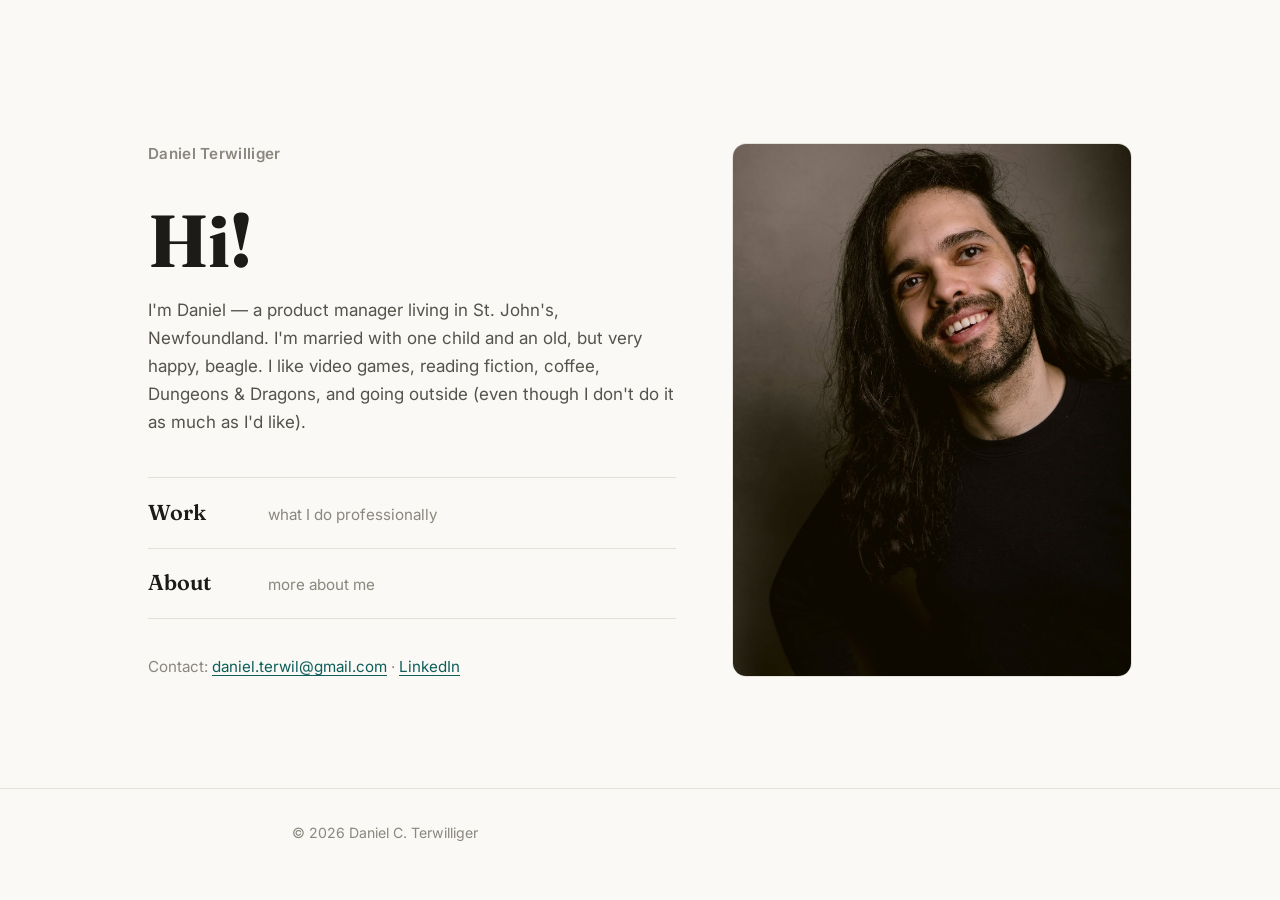
<file: index.html>
<!DOCTYPE html>
<html lang="en">
<head>
<meta charset="utf-8">
<meta name="viewport" content="width=device-width, initial-scale=1">
<title>Daniel Terwilliger</title>
<meta name="description" content="Daniel Terwilliger — product manager in St. John's, Newfoundland.">
<link rel="canonical" href="https://danielterwilliger.com/">
<link rel="preconnect" href="https://fonts.googleapis.com">
<link rel="preconnect" href="https://fonts.gstatic.com" crossorigin>
<link href="https://fonts.googleapis.com/css2?family=Fraunces:opsz,wght@9..144,600;9..144,700&family=Inter:wght@400;500;600&display=swap" rel="stylesheet">
<link rel="stylesheet" href="styles.css">
<script type="application/ld+json">
{
  "@context": "https://schema.org",
  "@type": "Person",
  "name": "Daniel C. Terwilliger",
  "jobTitle": "Product Manager — AI & Enterprise Platforms",
  "email": "mailto:daniel.terwil@gmail.com",
  "url": "https://danielterwilliger.com/",
  "sameAs": ["https://www.linkedin.com/in/danielterwil"],
  "address": { "@type": "PostalAddress", "addressLocality": "St. John's", "addressRegion": "NL", "addressCountry": "CA" },
  "nationality": ["Canada", "United States"]
}
</script>
</head>
<body>

<main class="home">
  <div class="wrap home-wide">
    <div class="home-grid">
      <div class="home-text">
        <p class="site-name">Daniel Terwilliger</p>
        <h1 class="hi">Hi!</h1>
        <p class="intro">I'm Daniel — a product manager living in St.&nbsp;John's, Newfoundland. I'm married with one child and an old, but very happy, beagle. I like video games, reading fiction, coffee, Dungeons&nbsp;&amp;&nbsp;Dragons, and going outside (even though I don't do it as much as I'd like).</p>

        <nav class="doors">
          <a href="/work/"><strong>Work</strong><span>what I do professionally</span></a>
          <a href="/about/"><strong>About</strong><span>more about me</span></a>
        </nav>

        <p class="home-contact">Contact: <a href="mailto:daniel.terwil@gmail.com">daniel.terwil@gmail.com</a> · <a href="https://www.linkedin.com/in/danielterwil">LinkedIn</a></p>
      </div>
      <img class="home-portrait" src="assets/headshot.jpg" alt="Daniel Terwilliger">
    </div>
  </div>
</main>

<footer class="site-foot home-foot">
  <div class="wrap">
    <span>© 2026 Daniel C. Terwilliger</span>
  </div>
</footer>

</body>
</html>
</file>
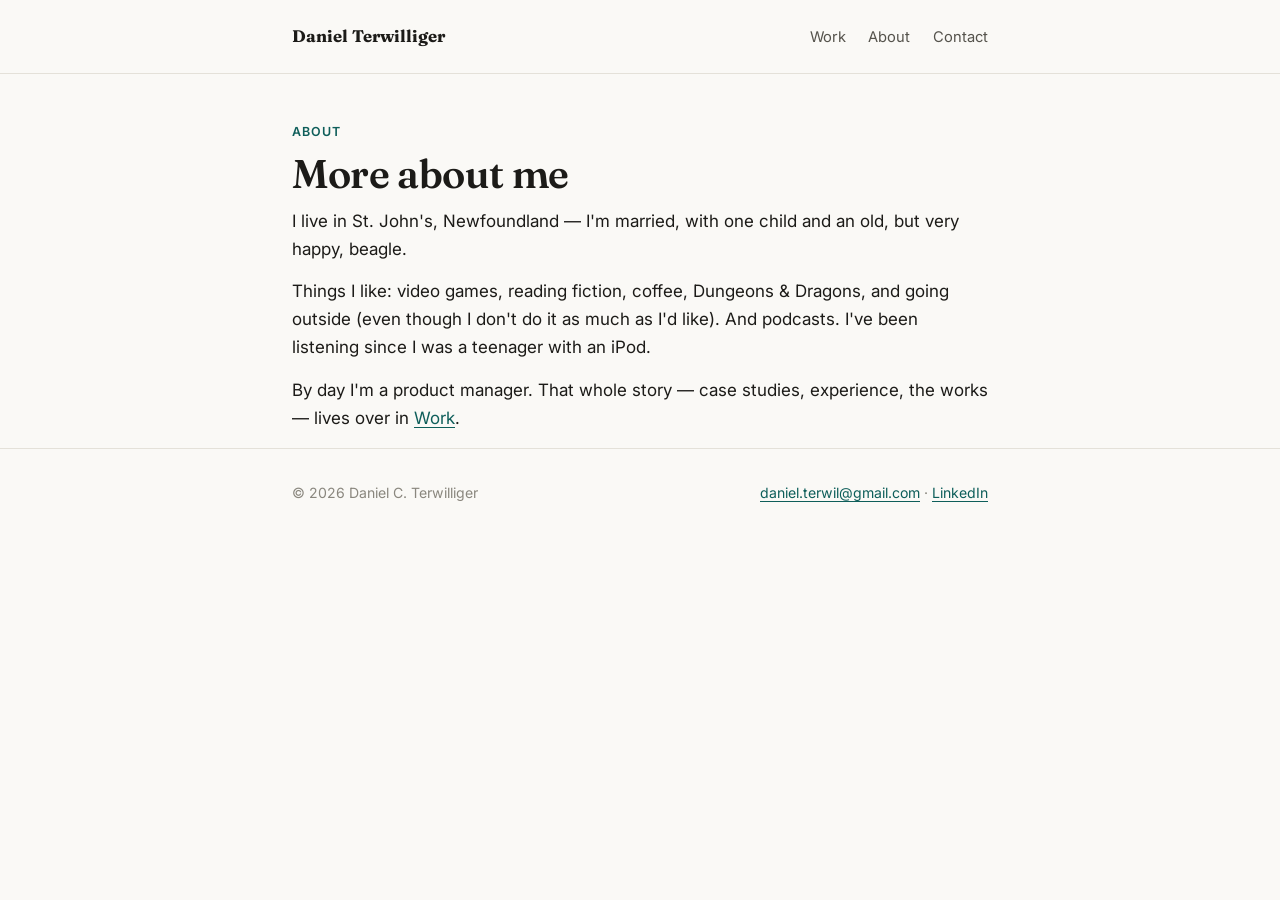
<file: about/index.html>
<!DOCTYPE html>
<html lang="en">
<head>
<meta charset="utf-8">
<meta name="viewport" content="width=device-width, initial-scale=1">
<title>About · Daniel Terwilliger</title>
<meta name="description" content="More about Daniel Terwilliger — life in St. John's, Newfoundland.">
<link rel="canonical" href="https://danielterwilliger.com/about/">
<link rel="preconnect" href="https://fonts.googleapis.com">
<link rel="preconnect" href="https://fonts.gstatic.com" crossorigin>
<link href="https://fonts.googleapis.com/css2?family=Fraunces:opsz,wght@9..144,600;9..144,700&family=Inter:wght@400;500;600&display=swap" rel="stylesheet">
<link rel="stylesheet" href="../styles.css">
</head>
<body>

<header class="site-head">
  <div class="wrap">
    <a class="wordmark" href="/">Daniel&nbsp;Terwilliger</a>
    <nav class="site-nav">
      <a href="/work/">Work</a>
      <a href="/about/">About</a>
      <a href="mailto:daniel.terwil@gmail.com">Contact</a>
    </nav>
  </div>
</header>

<main class="case">
  <div class="wrap">
    <span class="kicker">About</span>
    <h1>More about me</h1>

    <p>I live in St.&nbsp;John's, Newfoundland — I'm married, with one child and an old, but very happy, beagle.</p>

    <p>Things I like: video games, reading fiction, coffee, Dungeons&nbsp;&amp;&nbsp;Dragons, and going outside (even though I don't do it as much as I'd like). And podcasts. I've been listening since I was a teenager with an iPod.</p>

    <p>By day I'm a product manager. That whole story — case studies, experience, the works — lives over in <a href="/work/">Work</a>.</p>
  </div>
</main>

<footer class="site-foot">
  <div class="wrap">
    <span>© 2026 Daniel C. Terwilliger</span>
    <span><a href="mailto:daniel.terwil@gmail.com">daniel.terwil@gmail.com</a> · <a href="https://www.linkedin.com/in/danielterwil">LinkedIn</a></span>
  </div>
</footer>

</body>
</html>
</file>
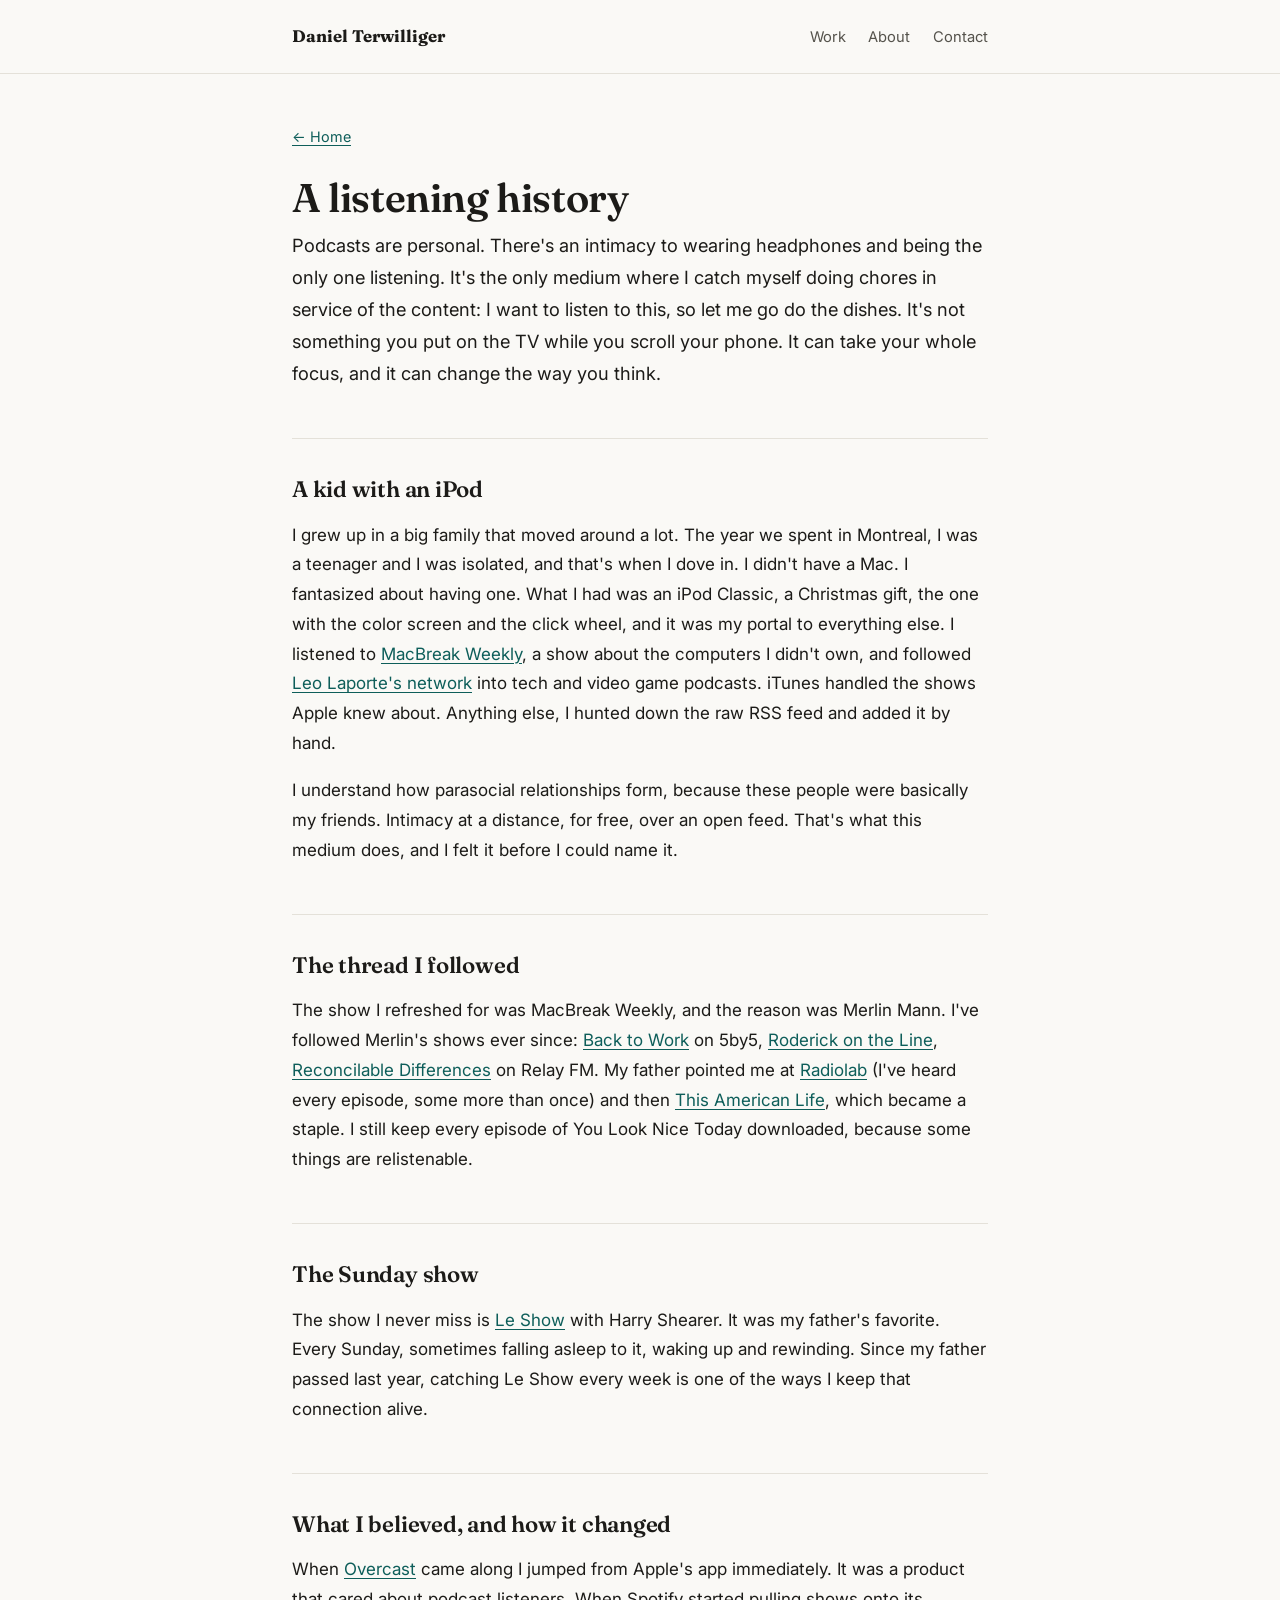
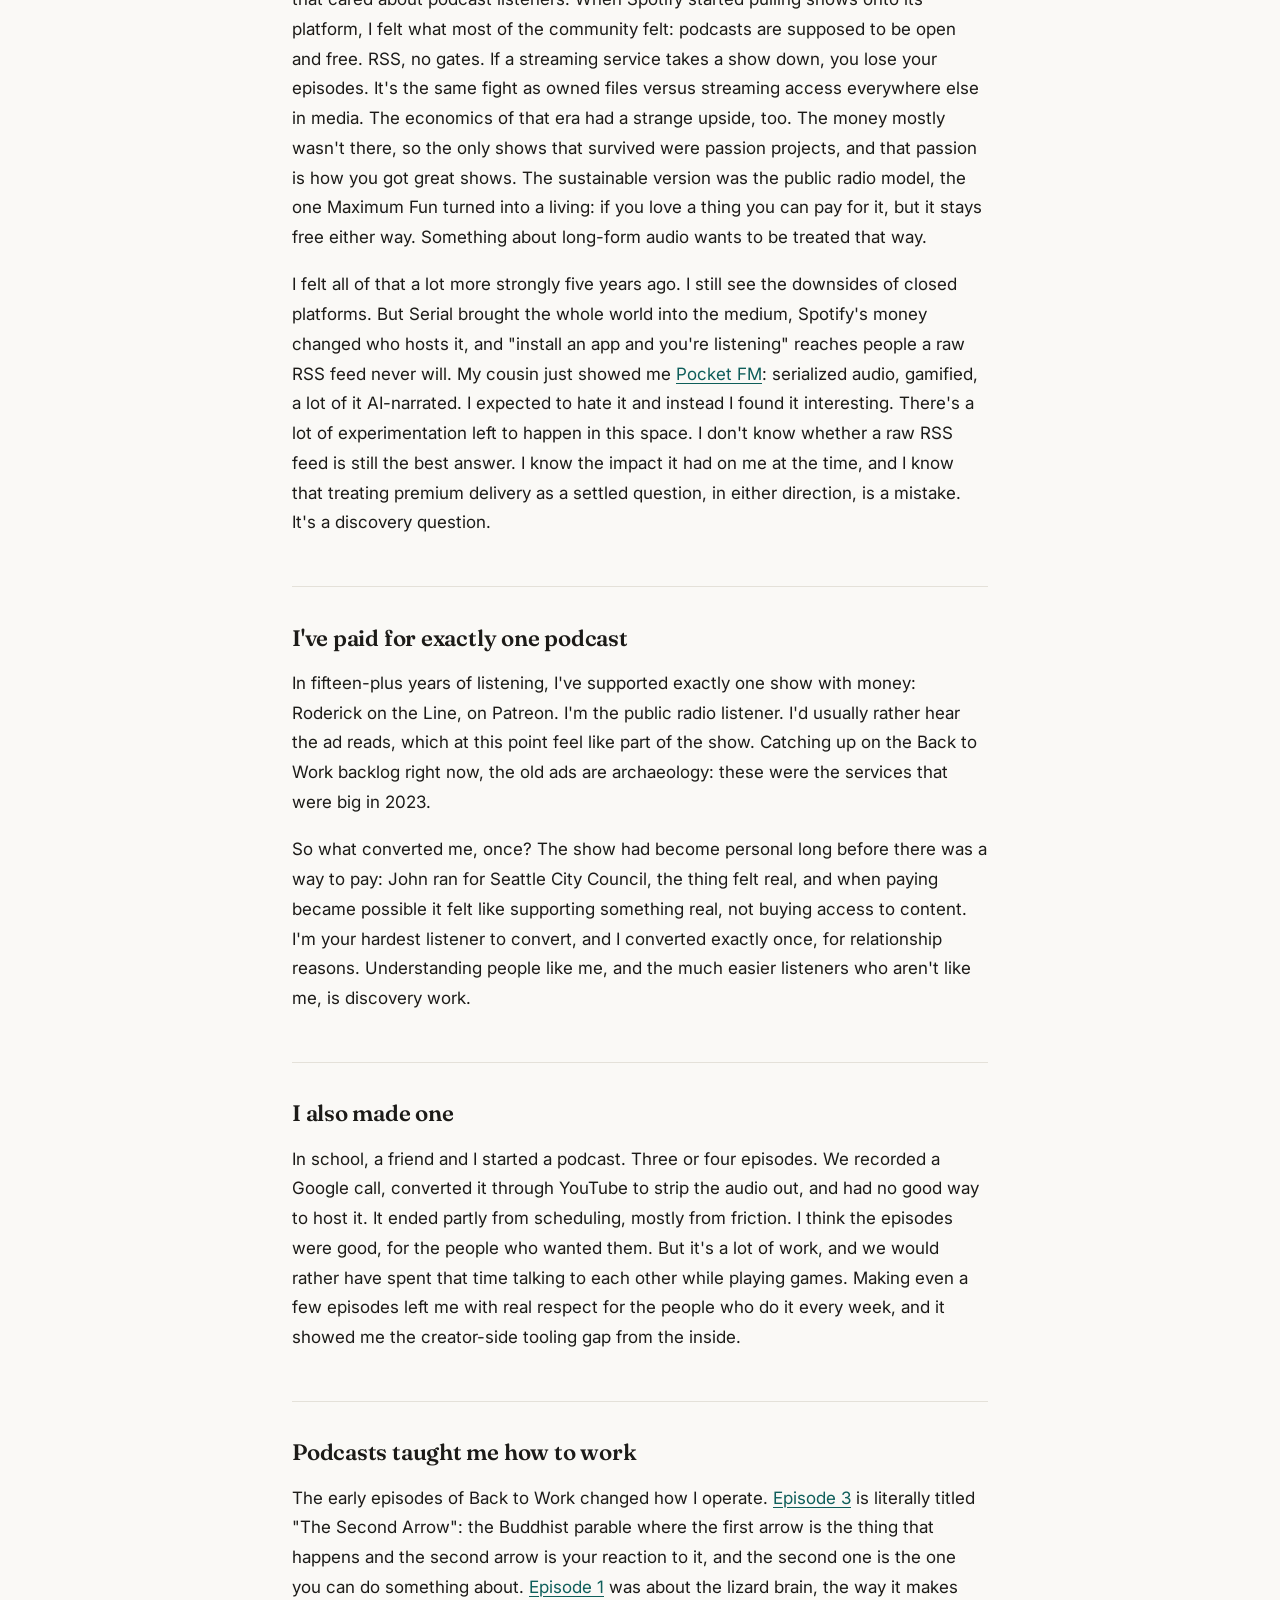
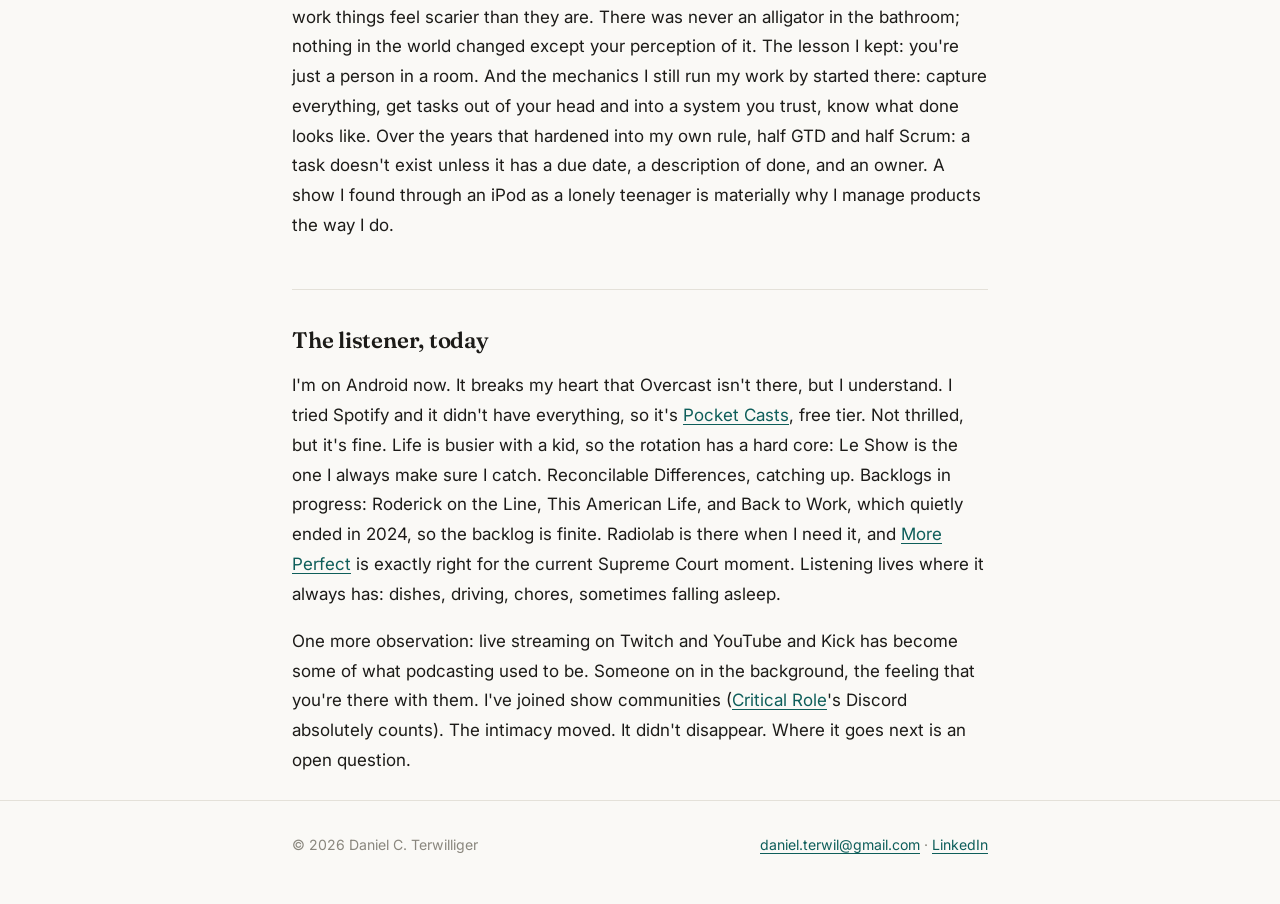
<file: listening/index.html>
<!DOCTYPE html>
<html lang="en">
<head>
<meta charset="utf-8">
<meta name="viewport" content="width=device-width, initial-scale=1">
<meta name="robots" content="noindex,nofollow">
<title>A listening history · Daniel Terwilliger</title>
<meta name="description" content="Daniel Terwilliger's full history with podcasts, from the iPod onward.">
<link rel="preconnect" href="https://fonts.googleapis.com">
<link rel="preconnect" href="https://fonts.gstatic.com" crossorigin>
<link href="https://fonts.googleapis.com/css2?family=Fraunces:opsz,wght@9..144,600;9..144,700&family=Inter:wght@400;500;600&display=swap" rel="stylesheet">
<link rel="stylesheet" href="/styles.css">
<style>
  .essay { padding-bottom: 1.5rem; }
  .essay p { line-height: 1.75; }
  .essay p + p { margin-top: 1.1rem; }
  .essay .lede-open { font-size: 1.14rem; }
  .essay h2 {
    margin: 3rem 0 1.1rem; padding-top: 2.4rem;
    border-top: 1px solid var(--hairline);
    font-size: 1.4rem;
  }
  .essay a { text-decoration-thickness: 1px; text-underline-offset: 3px; }
</style>
</head>
<body>

<header class="site-head">
  <div class="wrap">
    <a class="wordmark" href="/">Daniel&nbsp;Terwilliger</a>
    <nav class="site-nav">
      <a href="/work/">Work</a>
      <a href="/about/">About</a>
      <a href="mailto:daniel.terwil@gmail.com">Contact</a>
    </nav>
  </div>
</header>

<main class="case essay">
  <div class="wrap">
    <a class="crumb" href="/">← Home</a>
    <h1>A listening history</h1>

    <p class="lede-open">Podcasts are personal. There's an intimacy to wearing headphones and being the only one listening. It's the only medium where I catch myself doing chores in service of the content: I want to listen to this, so let me go do the dishes. It's not something you put on the TV while you scroll your phone. It can take your whole focus, and it can change the way you think.</p>

    <h2>A kid with an iPod</h2>
    <p>I grew up in a big family that moved around a lot. The year we spent in Montreal, I was a teenager and I was isolated, and that's when I dove in. I didn't have a Mac. I fantasized about having one. What I had was an iPod Classic, a Christmas gift, the one with the color screen and the click wheel, and it was my portal to everything else. I listened to <a href="https://twit.tv/shows/macbreak-weekly" target="_blank" rel="noopener">MacBreak Weekly</a>, a show about the computers I didn't own, and followed <a href="https://twit.tv/" target="_blank" rel="noopener">Leo Laporte's network</a> into tech and video game podcasts. iTunes handled the shows Apple knew about. Anything else, I hunted down the raw RSS feed and added it by hand.</p>
    <p>I understand how parasocial relationships form, because these people were basically my friends. Intimacy at a distance, for free, over an open feed. That's what this medium does, and I felt it before I could name it.</p>

    <h2>The thread I followed</h2>
    <p>The show I refreshed for was MacBreak Weekly, and the reason was Merlin Mann. I've followed Merlin's shows ever since: <a href="https://5by5.tv/b2w" target="_blank" rel="noopener">Back to Work</a> on 5by5, <a href="http://www.roderickontheline.com/" target="_blank" rel="noopener">Roderick on the Line</a>, <a href="https://www.relay.fm/rd" target="_blank" rel="noopener">Reconcilable Differences</a> on Relay FM. My father pointed me at <a href="https://radiolab.org/" target="_blank" rel="noopener">Radiolab</a> (I've heard every episode, some more than once) and then <a href="https://www.thisamericanlife.org/" target="_blank" rel="noopener">This American Life</a>, which became a staple. I still keep every episode of You Look Nice Today downloaded, because some things are relistenable.</p>

    <h2>The Sunday show</h2>
    <p>The show I never miss is <a href="https://harryshearer.com/le-show/" target="_blank" rel="noopener">Le Show</a> with Harry Shearer. It was my father's favorite. Every Sunday, sometimes falling asleep to it, waking up and rewinding. Since my father passed last year, catching Le Show every week is one of the ways I keep that connection alive.</p>

    <h2>What I believed, and how it changed</h2>
    <p>When <a href="https://overcast.fm/" target="_blank" rel="noopener">Overcast</a> came along I jumped from Apple's app immediately. It was a product that cared about podcast listeners. When Spotify started pulling shows onto its platform, I felt what most of the community felt: podcasts are supposed to be open and free. RSS, no gates. If a streaming service takes a show down, you lose your episodes. It's the same fight as owned files versus streaming access everywhere else in media. The economics of that era had a strange upside, too. The money mostly wasn't there, so the only shows that survived were passion projects, and that passion is how you got great shows. The sustainable version was the public radio model, the one Maximum Fun turned into a living: if you love a thing you can pay for it, but it stays free either way. Something about long-form audio wants to be treated that way.</p>
    <p>I felt all of that a lot more strongly five years ago. I still see the downsides of closed platforms. But Serial brought the whole world into the medium, Spotify's money changed who hosts it, and "install an app and you're listening" reaches people a raw RSS feed never will. My cousin just showed me <a href="https://pocketfm.com/" target="_blank" rel="noopener">Pocket FM</a>: serialized audio, gamified, a lot of it AI-narrated. I expected to hate it and instead I found it interesting. There's a lot of experimentation left to happen in this space. I don't know whether a raw RSS feed is still the best answer. I know the impact it had on me at the time, and I know that treating premium delivery as a settled question, in either direction, is a mistake. It's a discovery question.</p>

    <h2>I've paid for exactly one podcast</h2>
    <p>In fifteen-plus years of listening, I've supported exactly one show with money: Roderick on the Line, on Patreon. I'm the public radio listener. I'd usually rather hear the ad reads, which at this point feel like part of the show. Catching up on the Back to Work backlog right now, the old ads are archaeology: these were the services that were big in 2023.</p>
    <p>So what converted me, once? The show had become personal long before there was a way to pay: John ran for Seattle City Council, the thing felt real, and when paying became possible it felt like supporting something real, not buying access to content. I'm your hardest listener to convert, and I converted exactly once, for relationship reasons. Understanding people like me, and the much easier listeners who aren't like me, is discovery work.</p>

    <h2>I also made one</h2>
    <p>In school, a friend and I started a podcast. Three or four episodes. We recorded a Google call, converted it through YouTube to strip the audio out, and had no good way to host it. It ended partly from scheduling, mostly from friction. I think the episodes were good, for the people who wanted them. But it's a lot of work, and we would rather have spent that time talking to each other while playing games. Making even a few episodes left me with real respect for the people who do it every week, and it showed me the creator-side tooling gap from the inside.</p>

    <h2>Podcasts taught me how to work</h2>
    <p>The early episodes of Back to Work changed how I operate. <a href="https://5by5.tv/b2w/3" target="_blank" rel="noopener">Episode 3</a> is literally titled "The Second Arrow": the Buddhist parable where the first arrow is the thing that happens and the second arrow is your reaction to it, and the second one is the one you can do something about. <a href="https://5by5.tv/b2w/1" target="_blank" rel="noopener">Episode 1</a> was about the lizard brain, the way it makes work things feel scarier than they are. There was never an alligator in the bathroom; nothing in the world changed except your perception of it. The lesson I kept: you're just a person in a room. And the mechanics I still run my work by started there: capture everything, get tasks out of your head and into a system you trust, know what done looks like. Over the years that hardened into my own rule, half GTD and half Scrum: a task doesn't exist unless it has a due date, a description of done, and an owner. A show I found through an iPod as a lonely teenager is materially why I manage products the way I do.</p>

    <h2>The listener, today</h2>
    <p>I'm on Android now. It breaks my heart that Overcast isn't there, but I understand. I tried Spotify and it didn't have everything, so it's <a href="https://pocketcasts.com/" target="_blank" rel="noopener">Pocket Casts</a>, free tier. Not thrilled, but it's fine. Life is busier with a kid, so the rotation has a hard core: Le Show is the one I always make sure I catch. Reconcilable Differences, catching up. Backlogs in progress: Roderick on the Line, This American Life, and Back to Work, which quietly ended in 2024, so the backlog is finite. Radiolab is there when I need it, and <a href="https://www.wnycstudios.org/podcasts/radiolabmoreperfect" target="_blank" rel="noopener">More Perfect</a> is exactly right for the current Supreme Court moment. Listening lives where it always has: dishes, driving, chores, sometimes falling asleep.</p>
    <p>One more observation: live streaming on Twitch and YouTube and Kick has become some of what podcasting used to be. Someone on in the background, the feeling that you're there with them. I've joined show communities (<a href="https://critrole.com/" target="_blank" rel="noopener">Critical Role</a>'s Discord absolutely counts). The intimacy moved. It didn't disappear. Where it goes next is an open question.</p>
  </div>
</main>

<footer class="site-foot">
  <div class="wrap">
    <span>© 2026 Daniel C. Terwilliger</span>
    <span><a href="mailto:daniel.terwil@gmail.com">daniel.terwil@gmail.com</a> · <a href="https://www.linkedin.com/in/danielterwil">LinkedIn</a></span>
  </div>
</footer>

</body>
</html>
</file>
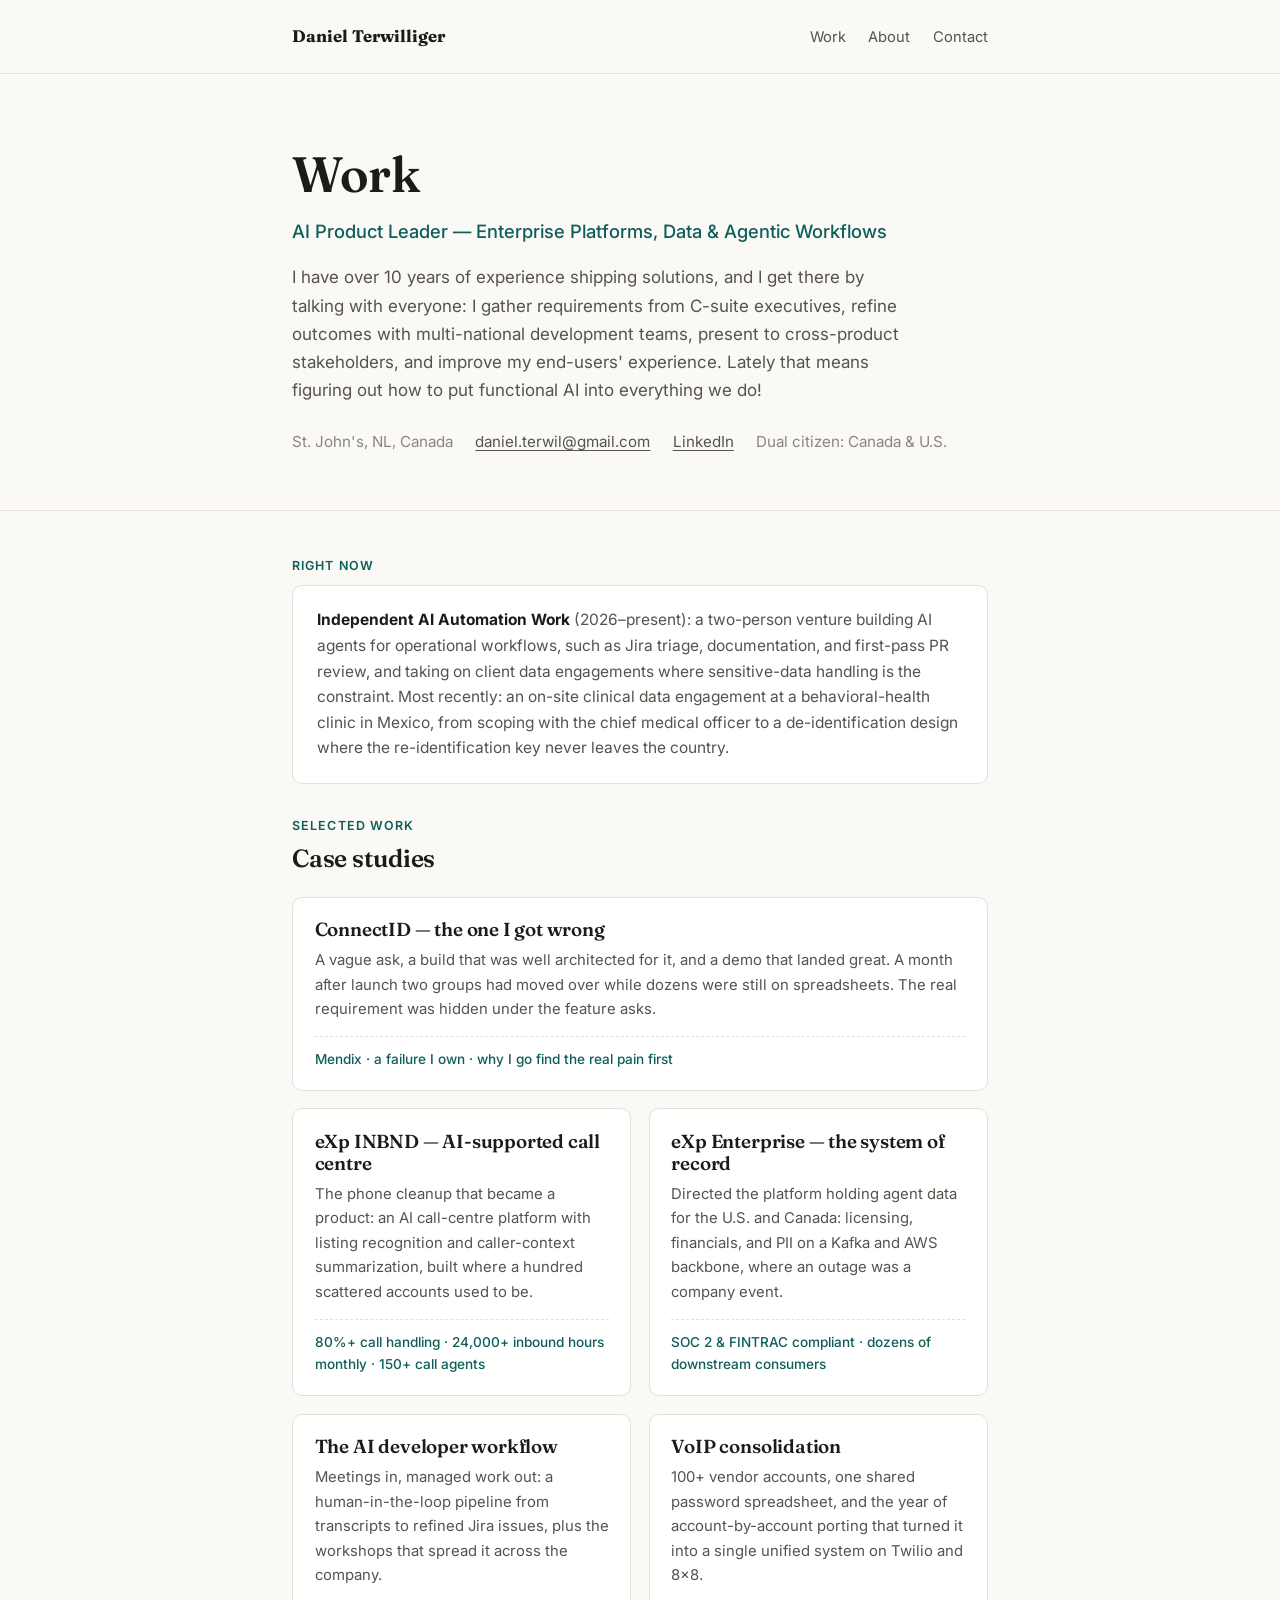
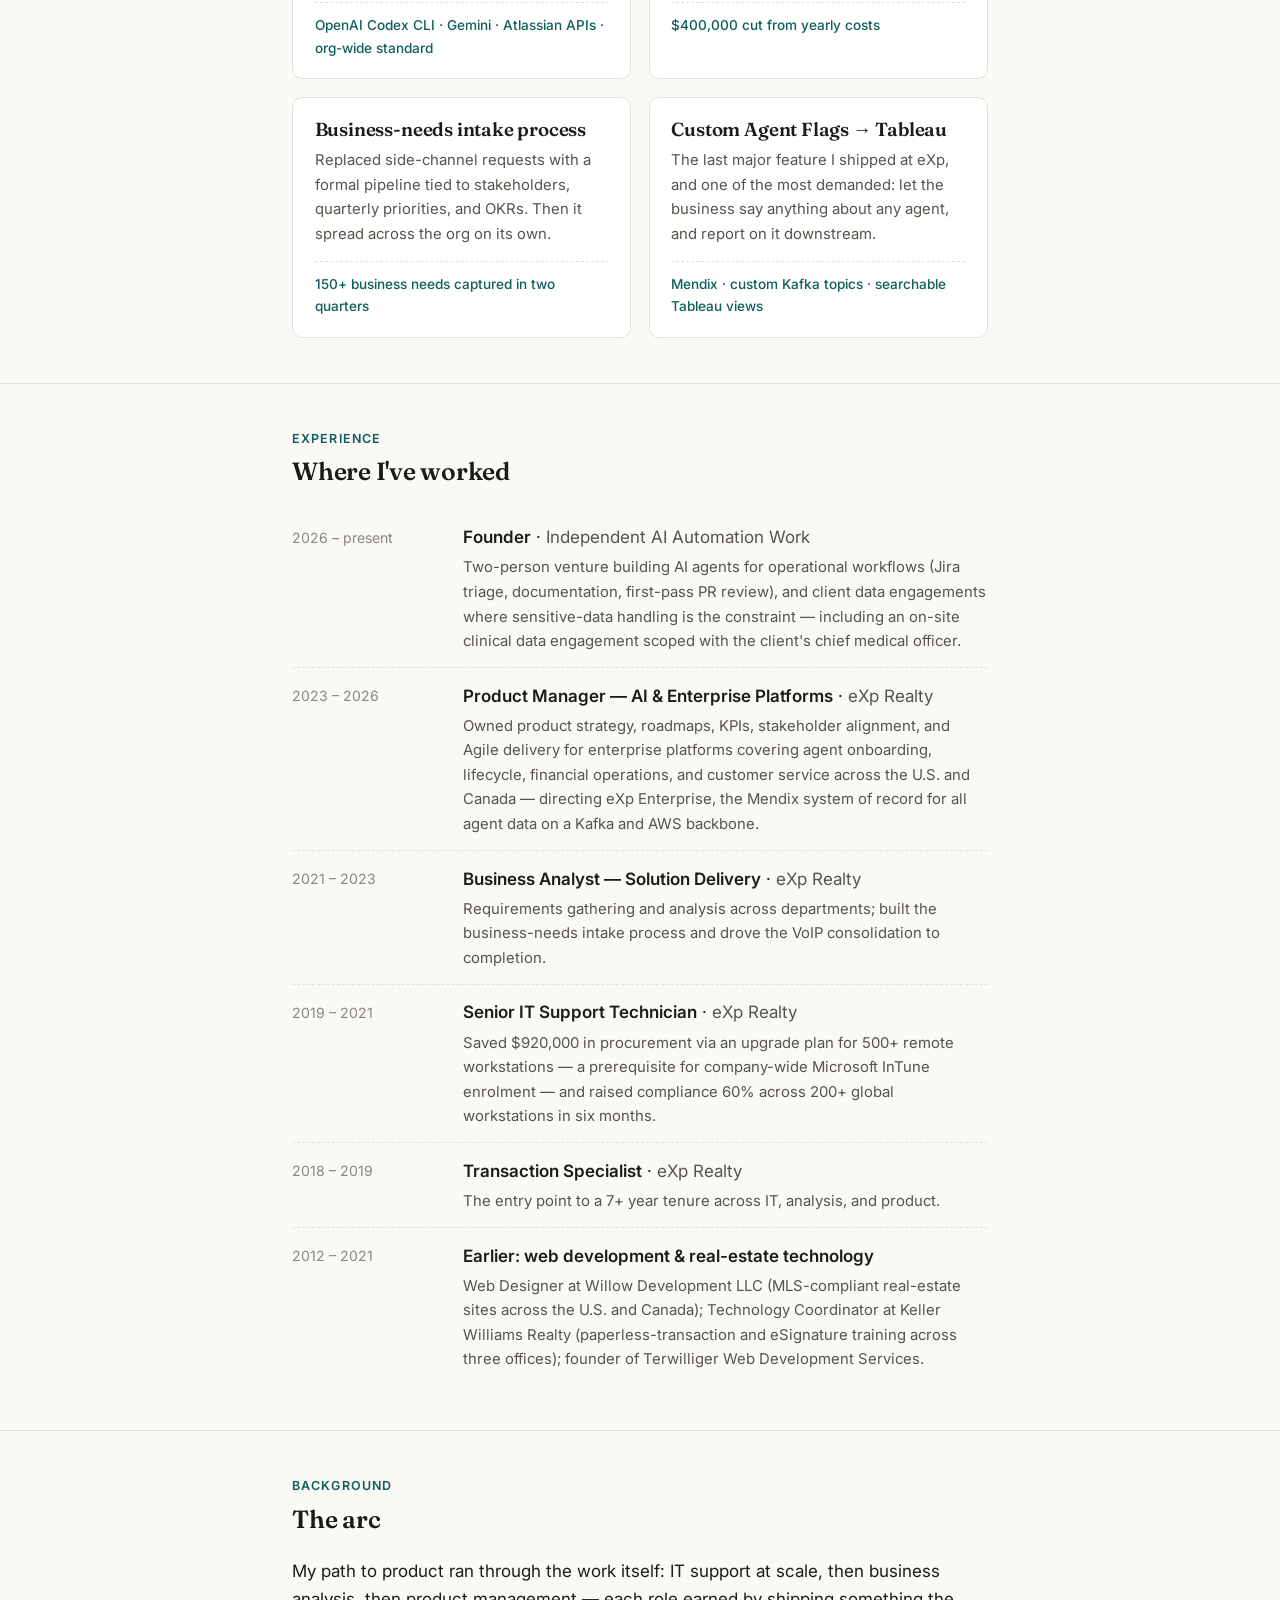
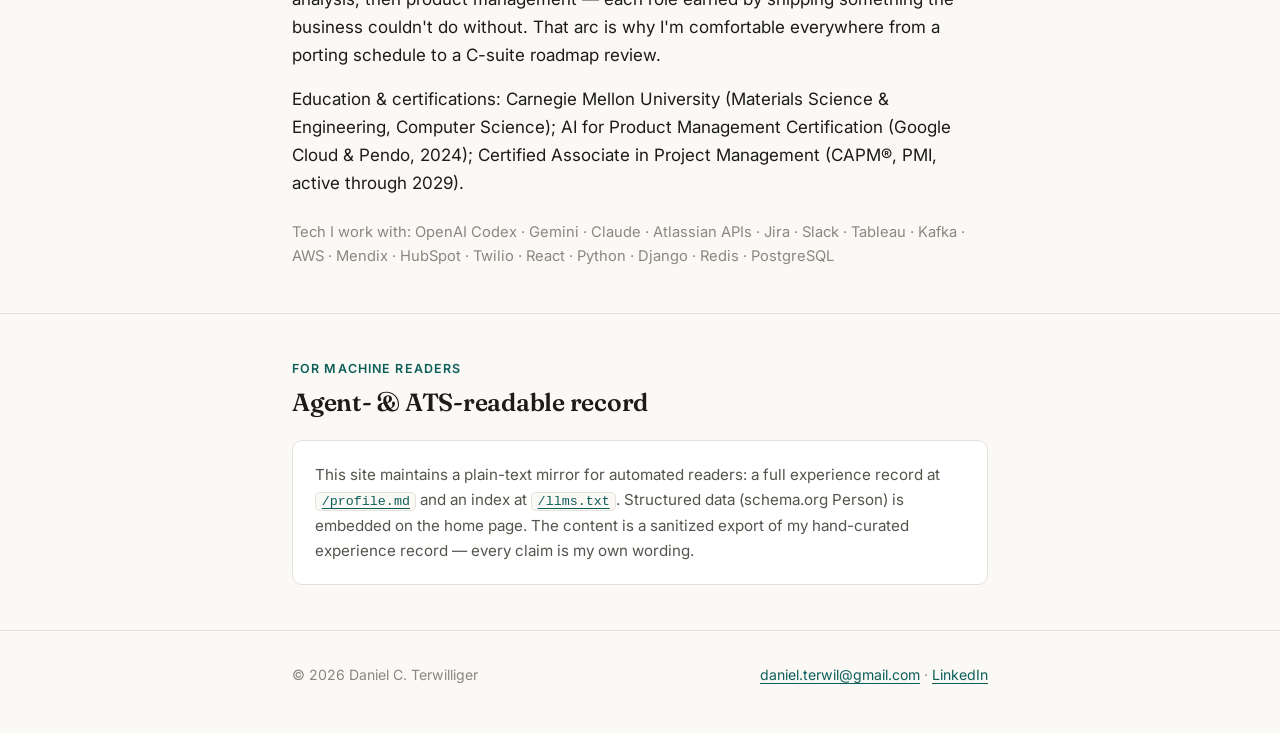
<file: work/index.html>
<!DOCTYPE html>
<html lang="en">
<head>
<meta charset="utf-8">
<meta name="viewport" content="width=device-width, initial-scale=1">
<title>Work · Daniel Terwilliger</title>
<meta name="description" content="Daniel Terwilliger's professional work — AI and enterprise platform product management: case studies, experience, and an agent/ATS-readable record.">
<link rel="canonical" href="https://danielterwilliger.com/work/">
<link rel="preconnect" href="https://fonts.googleapis.com">
<link rel="preconnect" href="https://fonts.gstatic.com" crossorigin>
<link href="https://fonts.googleapis.com/css2?family=Fraunces:opsz,wght@9..144,600;9..144,700&family=Inter:wght@400;500;600&display=swap" rel="stylesheet">
<link rel="stylesheet" href="../styles.css">
</head>
<body>

<header class="site-head">
  <div class="wrap">
    <a class="wordmark" href="/">Daniel&nbsp;Terwilliger</a>
    <nav class="site-nav">
      <a href="/work/">Work</a>
      <a href="/about/">About</a>
      <a href="mailto:daniel.terwil@gmail.com">Contact</a>
    </nav>
  </div>
</header>

<main>

<div class="hero">
  <div class="wrap">
    <h1>Work</h1>
    <p class="role">AI Product Leader — Enterprise Platforms, Data &amp; Agentic Workflows</p>
    <p class="lede">I have over 10 years of experience shipping solutions, and I get there by talking with everyone: I gather requirements from C-suite executives, refine outcomes with multi-national development teams, present to cross-product stakeholders, and improve my end-users' experience. Lately that means figuring out how to put functional AI into everything we do!</p>
    <div class="meta">
      <span>St. John's, NL, Canada</span>
      <a href="mailto:daniel.terwil@gmail.com">daniel.terwil@gmail.com</a>
      <a href="https://www.linkedin.com/in/danielterwil">LinkedIn</a>
      <span>Dual citizen: Canada &amp; U.S.</span>
    </div>
  </div>
</div>

<section id="case-studies">
  <div class="wrap">
    <span class="kicker">Right now</span>
    <div class="now-block">
      <p><strong>Independent AI Automation Work</strong> (2026–present): a two-person venture building AI agents for operational workflows, such as Jira triage, documentation, and first-pass PR review, and taking on client data engagements where sensitive-data handling is the constraint. Most recently: an on-site clinical data engagement at a behavioral-health clinic in Mexico, from scoping with the chief medical officer to a de-identification design where the re-identification key never leaves the country.</p>
    </div>

    <span class="kicker">Selected work</span>
    <h2>Case studies</h2>
    <div class="work-grid">

      <a class="card card-wide" href="connectid.html">
        <h3>ConnectID — the one I got wrong</h3>
        <p>A vague ask, a build that was well architected for it, and a demo that landed great. A month after launch two groups had moved over while dozens were still on spreadsheets. The real requirement was hidden under the feature asks.</p>
        <div class="factline">Mendix · a failure I own · why I go find the real pain first</div>
      </a>

      <a class="card" href="inbnd.html">
        <h3>eXp INBND — AI-supported call centre</h3>
        <p>The phone cleanup that became a product: an AI call-centre platform with listing recognition and caller-context summarization, built where a hundred scattered accounts used to be.</p>
        <div class="factline">80%+ call handling · 24,000+ inbound hours monthly · 150+ call agents</div>
      </a>

      <a class="card" href="exp-enterprise.html">
        <h3>eXp Enterprise — the system of record</h3>
        <p>Directed the platform holding agent data for the U.S. and Canada: licensing, financials, and PII on a Kafka and AWS backbone, where an outage was a company event.</p>
        <div class="factline">SOC 2 &amp; FINTRAC compliant · dozens of downstream consumers</div>
      </a>

      <a class="card" href="ai-workflow.html">
        <h3>The AI developer workflow</h3>
        <p>Meetings in, managed work out: a human-in-the-loop pipeline from transcripts to refined Jira issues, plus the workshops that spread it across the company.</p>
        <div class="factline">OpenAI Codex CLI · Gemini · Atlassian APIs · org-wide standard</div>
      </a>

      <a class="card" href="voip-consolidation.html">
        <h3>VoIP consolidation</h3>
        <p>100+ vendor accounts, one shared password spreadsheet, and the year of account-by-account porting that turned it into a single unified system on Twilio and 8x8.</p>
        <div class="factline">$400,000 cut from yearly costs</div>
      </a>

      <a class="card" href="business-intake.html">
        <h3>Business-needs intake process</h3>
        <p>Replaced side-channel requests with a formal pipeline tied to stakeholders, quarterly priorities, and OKRs. Then it spread across the org on its own.</p>
        <div class="factline">150+ business needs captured in two quarters</div>
      </a>

      <a class="card" href="custom-agent-flags.html">
        <h3>Custom Agent Flags → Tableau</h3>
        <p>The last major feature I shipped at eXp, and one of the most demanded: let the business say anything about any agent, and report on it downstream.</p>
        <div class="factline">Mendix · custom Kafka topics · searchable Tableau views</div>
      </a>

    </div>
  </div>
</section>

<section id="experience">
  <div class="wrap">
    <span class="kicker">Experience</span>
    <h2>Where I've worked</h2>
    <ul class="xp">
      <li>
        <div class="when">2026 – present</div>
        <div class="what">
          <strong>Founder</strong> · <span class="org">Independent AI Automation Work</span>
          <p>Two-person venture building AI agents for operational workflows (Jira triage, documentation, first-pass PR review), and client data engagements where sensitive-data handling is the constraint — including an on-site clinical data engagement scoped with the client's chief medical officer.</p>
        </div>
      </li>
      <li>
        <div class="when">2023 – 2026</div>
        <div class="what">
          <strong>Product Manager — AI &amp; Enterprise Platforms</strong> · <span class="org">eXp Realty</span>
          <p>Owned product strategy, roadmaps, KPIs, stakeholder alignment, and Agile delivery for enterprise platforms covering agent onboarding, lifecycle, financial operations, and customer service across the U.S. and Canada — directing eXp Enterprise, the Mendix system of record for all agent data on a Kafka and AWS backbone.</p>
        </div>
      </li>
      <li>
        <div class="when">2021 – 2023</div>
        <div class="what">
          <strong>Business Analyst — Solution Delivery</strong> · <span class="org">eXp Realty</span>
          <p>Requirements gathering and analysis across departments; built the business-needs intake process and drove the VoIP consolidation to completion.</p>
        </div>
      </li>
      <li>
        <div class="when">2019 – 2021</div>
        <div class="what">
          <strong>Senior IT Support Technician</strong> · <span class="org">eXp Realty</span>
          <p>Saved $920,000 in procurement via an upgrade plan for 500+ remote workstations — a prerequisite for company-wide Microsoft InTune enrolment — and raised compliance 60% across 200+ global workstations in six months.</p>
        </div>
      </li>
      <li>
        <div class="when">2018 – 2019</div>
        <div class="what">
          <strong>Transaction Specialist</strong> · <span class="org">eXp Realty</span>
          <p>The entry point to a 7+ year tenure across IT, analysis, and product.</p>
        </div>
      </li>
      <li>
        <div class="when">2012 – 2021</div>
        <div class="what">
          <strong>Earlier: web development &amp; real-estate technology</strong>
          <p>Web Designer at Willow Development LLC (MLS-compliant real-estate sites across the U.S. and Canada); Technology Coordinator at Keller Williams Realty (paperless-transaction and eSignature training across three offices); founder of Terwilliger Web Development Services.</p>
        </div>
      </li>
    </ul>
  </div>
</section>

<section id="background">
  <div class="wrap about">
    <span class="kicker">Background</span>
    <h2>The arc</h2>
    <p>My path to product ran through the work itself: IT support at scale, then business analysis, then product management — each role earned by shipping something the business couldn't do without. That arc is why I'm comfortable everywhere from a porting schedule to a C-suite roadmap review.</p>
    <p>Education &amp; certifications: Carnegie Mellon University (Materials Science &amp; Engineering, Computer Science); AI for Product Management Certification (Google Cloud &amp; Pendo, 2024); Certified Associate in Project Management (CAPM®, PMI, active through 2029).</p>
    <p class="stack">Tech I work with: OpenAI Codex · Gemini · Claude · Atlassian APIs · Jira · Slack · Tableau · Kafka · AWS · Mendix · HubSpot · Twilio · React · Python · Django · Redis · PostgreSQL</p>
  </div>
</section>

<section id="machine">
  <div class="wrap">
    <span class="kicker">For machine readers</span>
    <h2>Agent- &amp; ATS-readable record</h2>
    <div class="machine">
      <p>This site maintains a plain-text mirror for automated readers: a full experience record at <a href="/profile.md"><code>/profile.md</code></a> and an index at <a href="/llms.txt"><code>/llms.txt</code></a>. Structured data (schema.org Person) is embedded on the home page. The content is a sanitized export of my hand-curated experience record — every claim is my own wording.</p>
    </div>
  </div>
</section>

</main>

<footer class="site-foot">
  <div class="wrap">
    <span>© 2026 Daniel C. Terwilliger</span>
    <span><a href="mailto:daniel.terwil@gmail.com">daniel.terwil@gmail.com</a> · <a href="https://www.linkedin.com/in/danielterwil">LinkedIn</a></span>
  </div>
</footer>

</body>
</html>
</file>
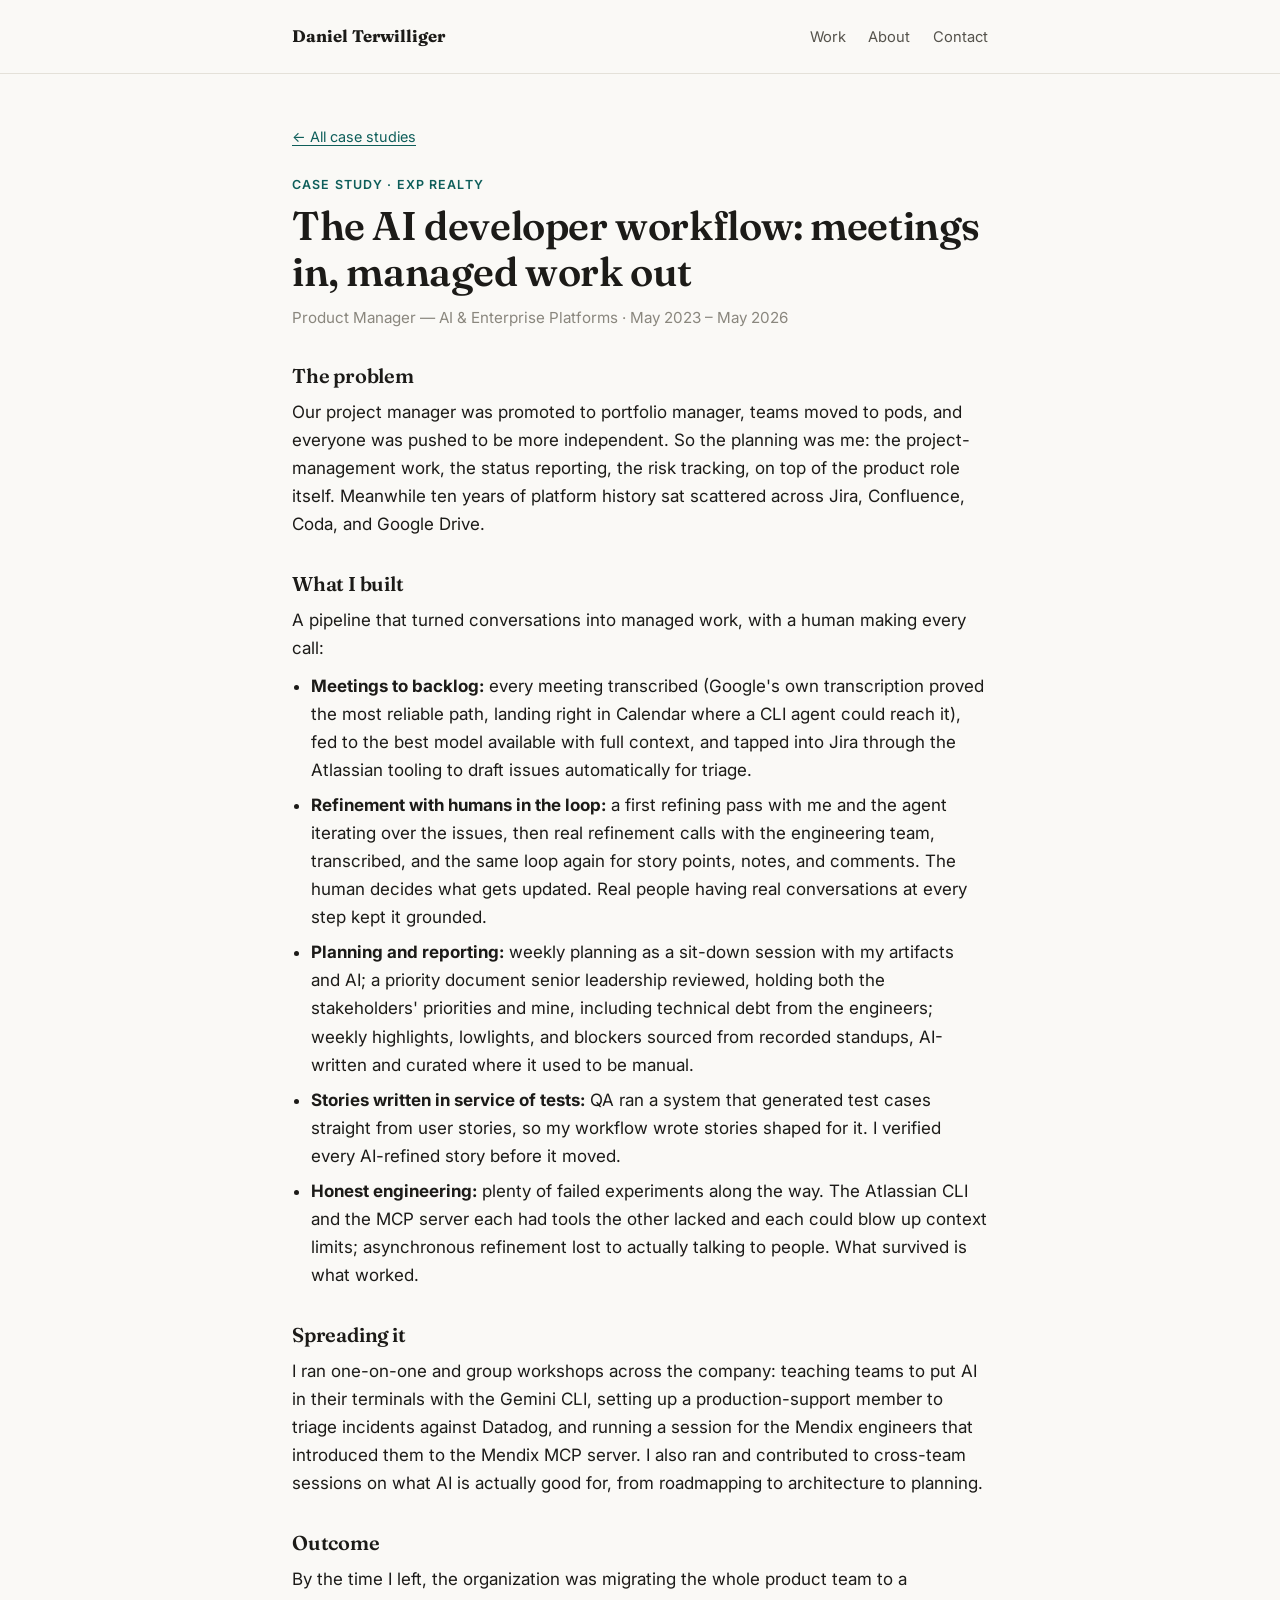
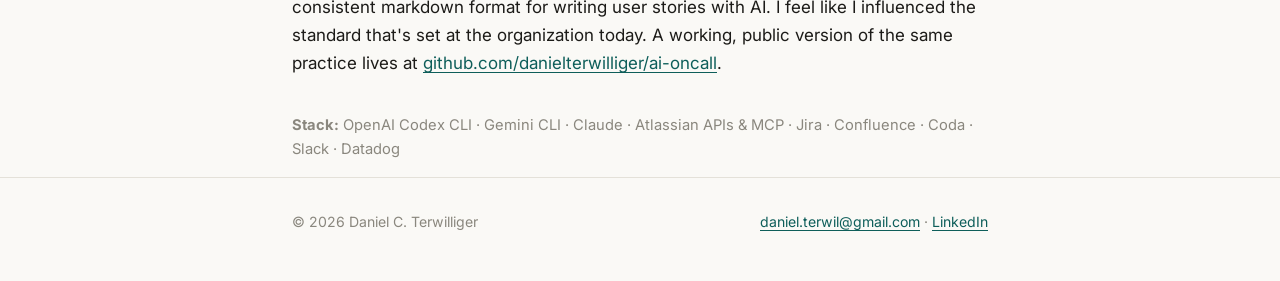
<file: work/ai-workflow.html>
<!DOCTYPE html>
<html lang="en">
<head>
<meta charset="utf-8">
<meta name="viewport" content="width=device-width, initial-scale=1">
<title>The AI developer workflow · Daniel Terwilliger</title>
<meta name="description" content="Case study: a human-in-the-loop AI workflow turning meetings into managed Jira work, plus the workshops that spread AI practice across the company.">
<link rel="canonical" href="https://danielterwilliger.com/work/ai-workflow.html">
<link rel="preconnect" href="https://fonts.googleapis.com">
<link rel="preconnect" href="https://fonts.gstatic.com" crossorigin>
<link href="https://fonts.googleapis.com/css2?family=Fraunces:opsz,wght@9..144,600;9..144,700&family=Inter:wght@400;500;600&display=swap" rel="stylesheet">
<link rel="stylesheet" href="../styles.css">
</head>
<body>

<header class="site-head">
  <div class="wrap">
    <a class="wordmark" href="/">Daniel&nbsp;Terwilliger</a>
    <nav class="site-nav">
      <a href="/work/">Work</a>
      <a href="/about/">About</a>
      <a href="mailto:daniel.terwil@gmail.com">Contact</a>
    </nav>
  </div>
</header>

<main class="case">
  <div class="wrap">
    <a class="crumb" href="/work/#case-studies">← All case studies</a>
    <span class="kicker">Case study · eXp Realty</span>
    <h1>The AI developer workflow: meetings in, managed work out</h1>
    <p class="era">Product Manager — AI &amp; Enterprise Platforms · May 2023 – May 2026</p>

    <h2>The problem</h2>
    <p>Our project manager was promoted to portfolio manager, teams moved to pods, and everyone was pushed to be more independent. So the planning was me: the project-management work, the status reporting, the risk tracking, on top of the product role itself. Meanwhile ten years of platform history sat scattered across Jira, Confluence, Coda, and Google Drive.</p>

    <h2>What I built</h2>
    <p>A pipeline that turned conversations into managed work, with a human making every call:</p>
    <ul>
      <li><strong>Meetings to backlog:</strong> every meeting transcribed (Google's own transcription proved the most reliable path, landing right in Calendar where a CLI agent could reach it), fed to the best model available with full context, and tapped into Jira through the Atlassian tooling to draft issues automatically for triage.</li>
      <li><strong>Refinement with humans in the loop:</strong> a first refining pass with me and the agent iterating over the issues, then real refinement calls with the engineering team, transcribed, and the same loop again for story points, notes, and comments. The human decides what gets updated. Real people having real conversations at every step kept it grounded.</li>
      <li><strong>Planning and reporting:</strong> weekly planning as a sit-down session with my artifacts and AI; a priority document senior leadership reviewed, holding both the stakeholders' priorities and mine, including technical debt from the engineers; weekly highlights, lowlights, and blockers sourced from recorded standups, AI-written and curated where it used to be manual.</li>
      <li><strong>Stories written in service of tests:</strong> QA ran a system that generated test cases straight from user stories, so my workflow wrote stories shaped for it. I verified every AI-refined story before it moved.</li>
      <li><strong>Honest engineering:</strong> plenty of failed experiments along the way. The Atlassian CLI and the MCP server each had tools the other lacked and each could blow up context limits; asynchronous refinement lost to actually talking to people. What survived is what worked.</li>
    </ul>

    <h2>Spreading it</h2>
    <p>I ran one-on-one and group workshops across the company: teaching teams to put AI in their terminals with the Gemini CLI, setting up a production-support member to triage incidents against Datadog, and running a session for the Mendix engineers that introduced them to the Mendix MCP server. I also ran and contributed to cross-team sessions on what AI is actually good for, from roadmapping to architecture to planning.</p>

    <h2>Outcome</h2>
    <p>By the time I left, the organization was migrating the whole product team to a consistent markdown format for writing user stories with AI. I feel like I influenced the standard that's set at the organization today. A working, public version of the same practice lives at <a href="https://github.com/danielterwilliger/ai-oncall">github.com/danielterwilliger/ai-oncall</a>.</p>

    <p class="stack-line"><strong>Stack:</strong> OpenAI Codex CLI · Gemini CLI · Claude · Atlassian APIs &amp; MCP · Jira · Confluence · Coda · Slack · Datadog</p>
  </div>
</main>

<footer class="site-foot">
  <div class="wrap">
    <span>© 2026 Daniel C. Terwilliger</span>
    <span><a href="mailto:daniel.terwil@gmail.com">daniel.terwil@gmail.com</a> · <a href="https://www.linkedin.com/in/danielterwil">LinkedIn</a></span>
  </div>
</footer>

</body>
</html>
</file>
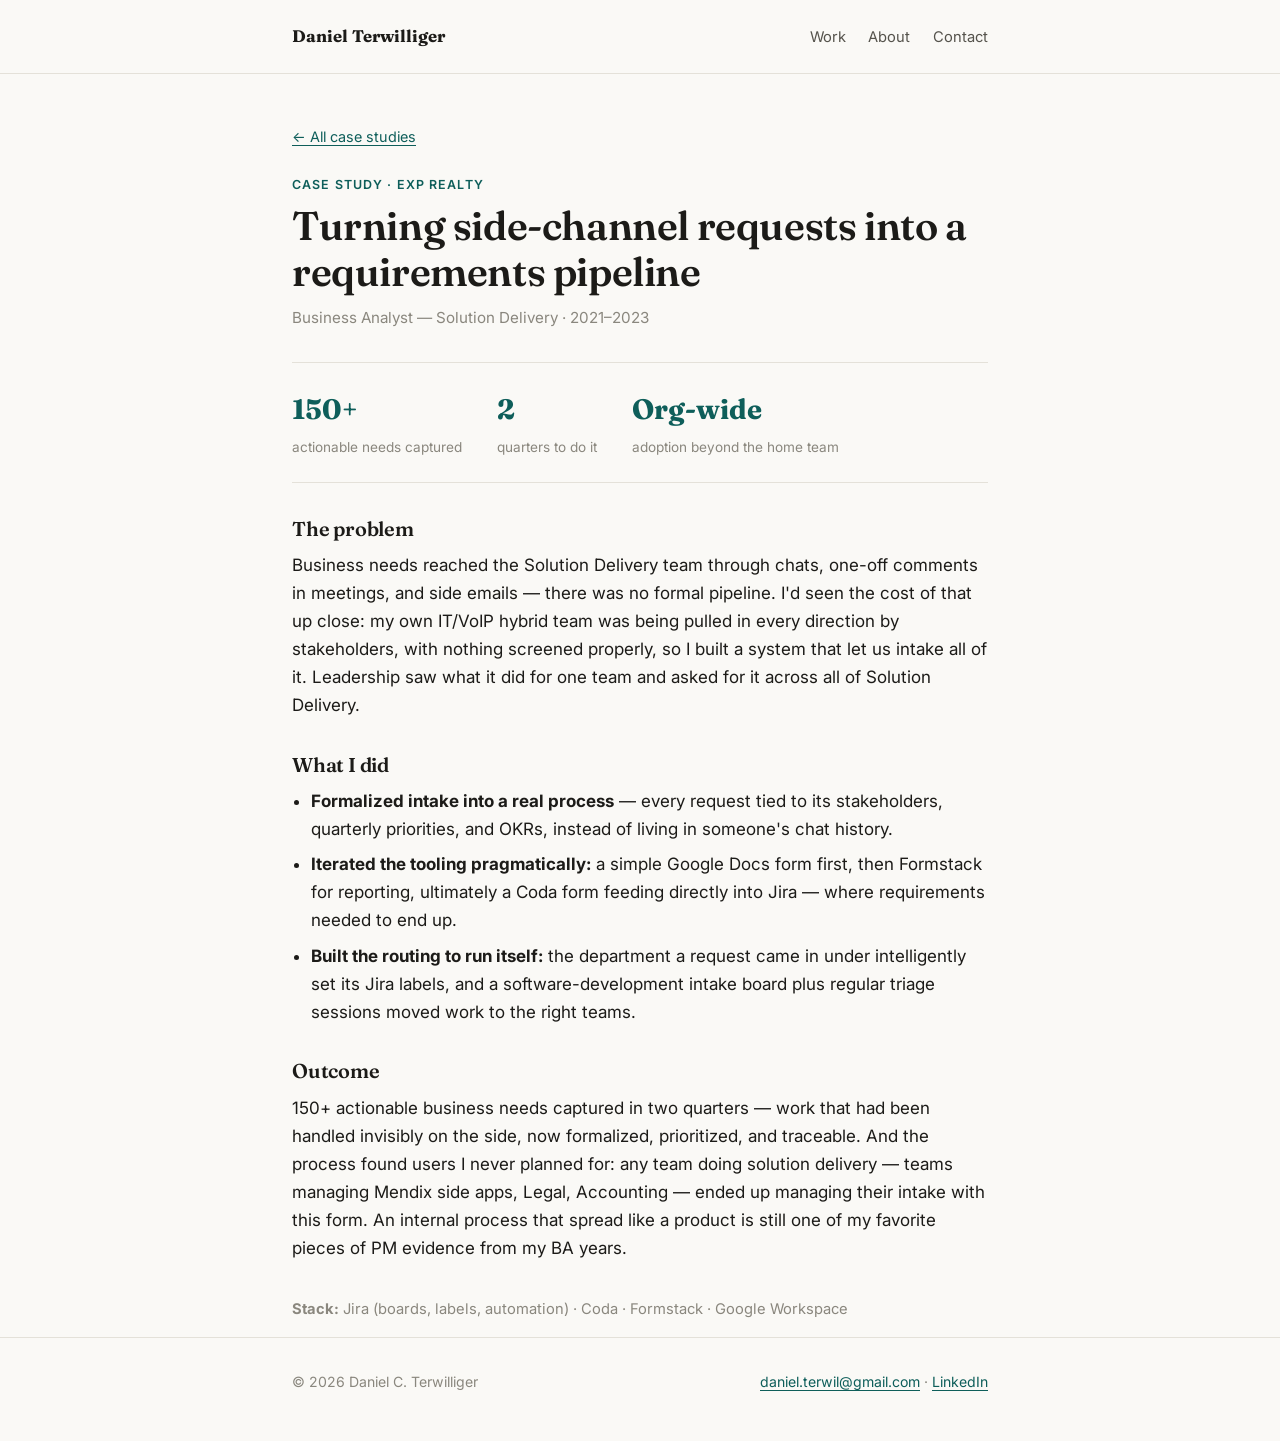
<file: work/business-intake.html>
<!DOCTYPE html>
<html lang="en">
<head>
<meta charset="utf-8">
<meta name="viewport" content="width=device-width, initial-scale=1">
<title>Business-needs intake process · Daniel Terwilliger</title>
<meta name="description" content="Case study: designing a business-needs intake process that captured 150+ actionable needs in two quarters and was adopted org-wide.">
<link rel="canonical" href="https://danielterwilliger.com/work/business-intake.html">
<link rel="preconnect" href="https://fonts.googleapis.com">
<link rel="preconnect" href="https://fonts.gstatic.com" crossorigin>
<link href="https://fonts.googleapis.com/css2?family=Fraunces:opsz,wght@9..144,600;9..144,700&family=Inter:wght@400;500;600&display=swap" rel="stylesheet">
<link rel="stylesheet" href="../styles.css">
</head>
<body>

<header class="site-head">
  <div class="wrap">
    <a class="wordmark" href="/">Daniel&nbsp;Terwilliger</a>
    <nav class="site-nav">
      <a href="/work/">Work</a>
      <a href="/about/">About</a>
      <a href="mailto:daniel.terwil@gmail.com">Contact</a>
    </nav>
  </div>
</header>

<main class="case">
  <div class="wrap">
    <a class="crumb" href="/work/#case-studies">← All case studies</a>
    <span class="kicker">Case study · eXp Realty</span>
    <h1>Turning side-channel requests into a requirements pipeline</h1>
    <p class="era">Business Analyst — Solution Delivery · 2021–2023</p>

    <div class="stats">
      <div><span class="n">150+</span><br><span class="l">actionable needs captured</span></div>
      <div><span class="n">2</span><br><span class="l">quarters to do it</span></div>
      <div><span class="n">Org-wide</span><br><span class="l">adoption beyond the home team</span></div>
    </div>

    <h2>The problem</h2>
    <p>Business needs reached the Solution Delivery team through chats, one-off comments in meetings, and side emails — there was no formal pipeline. I'd seen the cost of that up close: my own IT/VoIP hybrid team was being pulled in every direction by stakeholders, with nothing screened properly, so I built a system that let us intake all of it. Leadership saw what it did for one team and asked for it across all of Solution Delivery.</p>

    <h2>What I did</h2>
    <ul>
      <li><strong>Formalized intake into a real process</strong> — every request tied to its stakeholders, quarterly priorities, and OKRs, instead of living in someone's chat history.</li>
      <li><strong>Iterated the tooling pragmatically:</strong> a simple Google Docs form first, then Formstack for reporting, ultimately a Coda form feeding directly into Jira — where requirements needed to end up.</li>
      <li><strong>Built the routing to run itself:</strong> the department a request came in under intelligently set its Jira labels, and a software-development intake board plus regular triage sessions moved work to the right teams.</li>
    </ul>

    <h2>Outcome</h2>
    <p>150+ actionable business needs captured in two quarters — work that had been handled invisibly on the side, now formalized, prioritized, and traceable. And the process found users I never planned for: any team doing solution delivery — teams managing Mendix side apps, Legal, Accounting — ended up managing their intake with this form. An internal process that spread like a product is still one of my favorite pieces of PM evidence from my BA years.</p>

    <p class="stack-line"><strong>Stack:</strong> Jira (boards, labels, automation) · Coda · Formstack · Google Workspace</p>
  </div>
</main>

<footer class="site-foot">
  <div class="wrap">
    <span>© 2026 Daniel C. Terwilliger</span>
    <span><a href="mailto:daniel.terwil@gmail.com">daniel.terwil@gmail.com</a> · <a href="https://www.linkedin.com/in/danielterwil">LinkedIn</a></span>
  </div>
</footer>

</body>
</html>
</file>
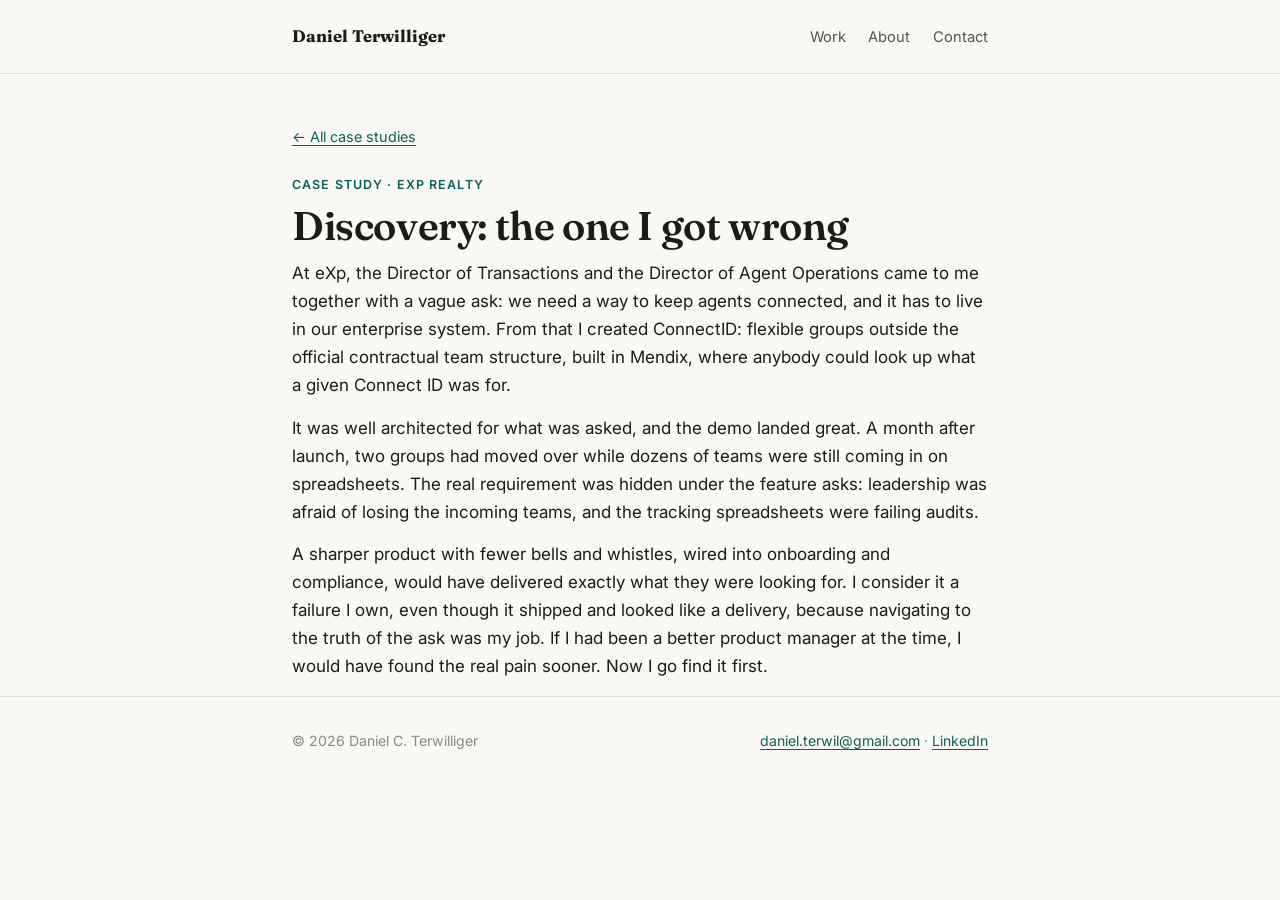
<file: work/connectid.html>
<!DOCTYPE html>
<html lang="en">
<head>
<meta charset="utf-8">
<meta name="viewport" content="width=device-width, initial-scale=1">
<title>ConnectID: the discovery failure · Daniel Terwilliger</title>
<meta name="description" content="Case study: ConnectID at eXp Realty, a well-built product with poor adoption, and the discovery lesson behind it.">
<link rel="canonical" href="https://danielterwilliger.com/work/connectid.html">
<link rel="preconnect" href="https://fonts.googleapis.com">
<link rel="preconnect" href="https://fonts.gstatic.com" crossorigin>
<link href="https://fonts.googleapis.com/css2?family=Fraunces:opsz,wght@9..144,600;9..144,700&family=Inter:wght@400;500;600&display=swap" rel="stylesheet">
<link rel="stylesheet" href="../styles.css">
</head>
<body>

<header class="site-head">
  <div class="wrap">
    <a class="wordmark" href="/">Daniel&nbsp;Terwilliger</a>
    <nav class="site-nav">
      <a href="/work/">Work</a>
      <a href="/about/">About</a>
      <a href="mailto:daniel.terwil@gmail.com">Contact</a>
    </nav>
  </div>
</header>

<main class="case">
  <div class="wrap">
    <a class="crumb" href="/work/#case-studies">&larr; All case studies</a>
    <span class="kicker">Case study &middot; eXp Realty</span>
    <h1>Discovery: the one I got wrong</h1>

    <p>At eXp, the Director of Transactions and the Director of Agent Operations came to me together with a vague ask: we need a way to keep agents connected, and it has to live in our enterprise system. From that I created ConnectID: flexible groups outside the official contractual team structure, built in Mendix, where anybody could look up what a given Connect ID was for.</p>
    <p>It was well architected for what was asked, and the demo landed great. A month after launch, two groups had moved over while dozens of teams were still coming in on spreadsheets. The real requirement was hidden under the feature asks: leadership was afraid of losing the incoming teams, and the tracking spreadsheets were failing audits.</p>
    <p>A sharper product with fewer bells and whistles, wired into onboarding and compliance, would have delivered exactly what they were looking for. I consider it a failure I own, even though it shipped and looked like a delivery, because navigating to the truth of the ask was my job. If I had been a better product manager at the time, I would have found the real pain sooner. Now I go find it first.</p>
  </div>
</main>

<footer class="site-foot">
  <div class="wrap">
    <span>&copy; 2026 Daniel C. Terwilliger</span>
    <span><a href="mailto:daniel.terwil@gmail.com">daniel.terwil@gmail.com</a> &middot; <a href="https://www.linkedin.com/in/danielterwil">LinkedIn</a></span>
  </div>
</footer>

</body>
</html>
</file>
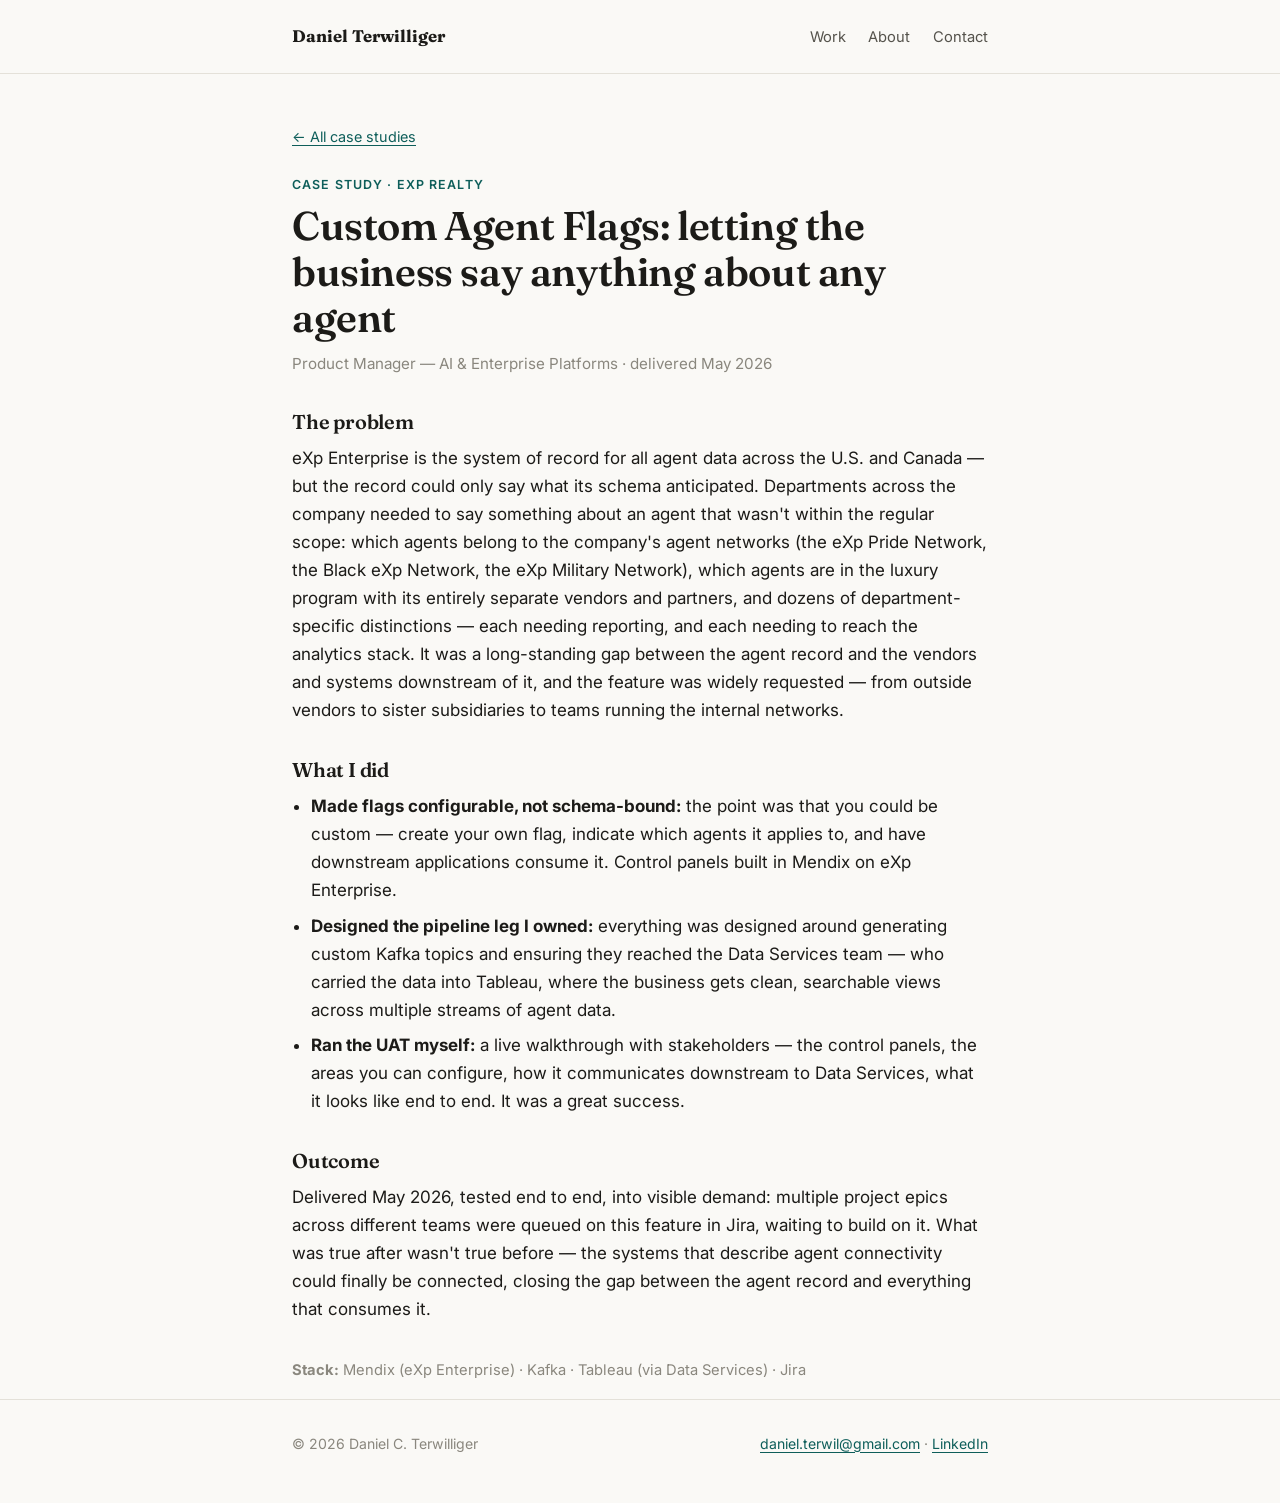
<file: work/custom-agent-flags.html>
<!DOCTYPE html>
<html lang="en">
<head>
<meta charset="utf-8">
<meta name="viewport" content="width=device-width, initial-scale=1">
<title>Custom Agent Flags → Tableau · Daniel Terwilliger</title>
<meta name="description" content="Case study: Custom Agent Flags — configurable agent metadata on the enterprise system of record, flowing through custom Kafka topics into searchable Tableau views.">
<link rel="canonical" href="https://danielterwilliger.com/work/custom-agent-flags.html">
<link rel="preconnect" href="https://fonts.googleapis.com">
<link rel="preconnect" href="https://fonts.gstatic.com" crossorigin>
<link href="https://fonts.googleapis.com/css2?family=Fraunces:opsz,wght@9..144,600;9..144,700&family=Inter:wght@400;500;600&display=swap" rel="stylesheet">
<link rel="stylesheet" href="../styles.css">
</head>
<body>

<header class="site-head">
  <div class="wrap">
    <a class="wordmark" href="/">Daniel&nbsp;Terwilliger</a>
    <nav class="site-nav">
      <a href="/work/">Work</a>
      <a href="/about/">About</a>
      <a href="mailto:daniel.terwil@gmail.com">Contact</a>
    </nav>
  </div>
</header>

<main class="case">
  <div class="wrap">
    <a class="crumb" href="/work/#case-studies">← All case studies</a>
    <span class="kicker">Case study · eXp Realty</span>
    <h1>Custom Agent Flags: letting the business say anything about any agent</h1>
    <p class="era">Product Manager — AI &amp; Enterprise Platforms · delivered May 2026</p>

    <h2>The problem</h2>
    <p>eXp Enterprise is the system of record for all agent data across the U.S. and Canada — but the record could only say what its schema anticipated. Departments across the company needed to say something about an agent that wasn't within the regular scope: which agents belong to the company's agent networks (the eXp Pride Network, the Black eXp Network, the eXp Military Network), which agents are in the luxury program with its entirely separate vendors and partners, and dozens of department-specific distinctions — each needing reporting, and each needing to reach the analytics stack. It was a long-standing gap between the agent record and the vendors and systems downstream of it, and the feature was widely requested — from outside vendors to sister subsidiaries to teams running the internal networks.</p>

    <h2>What I did</h2>
    <ul>
      <li><strong>Made flags configurable, not schema-bound:</strong> the point was that you could be custom — create your own flag, indicate which agents it applies to, and have downstream applications consume it. Control panels built in Mendix on eXp Enterprise.</li>
      <li><strong>Designed the pipeline leg I owned:</strong> everything was designed around generating custom Kafka topics and ensuring they reached the Data Services team — who carried the data into Tableau, where the business gets clean, searchable views across multiple streams of agent data.</li>
      <li><strong>Ran the UAT myself:</strong> a live walkthrough with stakeholders — the control panels, the areas you can configure, how it communicates downstream to Data Services, what it looks like end to end. It was a great success.</li>
    </ul>

    <h2>Outcome</h2>
    <p>Delivered May 2026, tested end to end, into visible demand: multiple project epics across different teams were queued on this feature in Jira, waiting to build on it. What was true after wasn't true before — the systems that describe agent connectivity could finally be connected, closing the gap between the agent record and everything that consumes it.</p>

    <p class="stack-line"><strong>Stack:</strong> Mendix (eXp Enterprise) · Kafka · Tableau (via Data Services) · Jira</p>
  </div>
</main>

<footer class="site-foot">
  <div class="wrap">
    <span>© 2026 Daniel C. Terwilliger</span>
    <span><a href="mailto:daniel.terwil@gmail.com">daniel.terwil@gmail.com</a> · <a href="https://www.linkedin.com/in/danielterwil">LinkedIn</a></span>
  </div>
</footer>

</body>
</html>
</file>
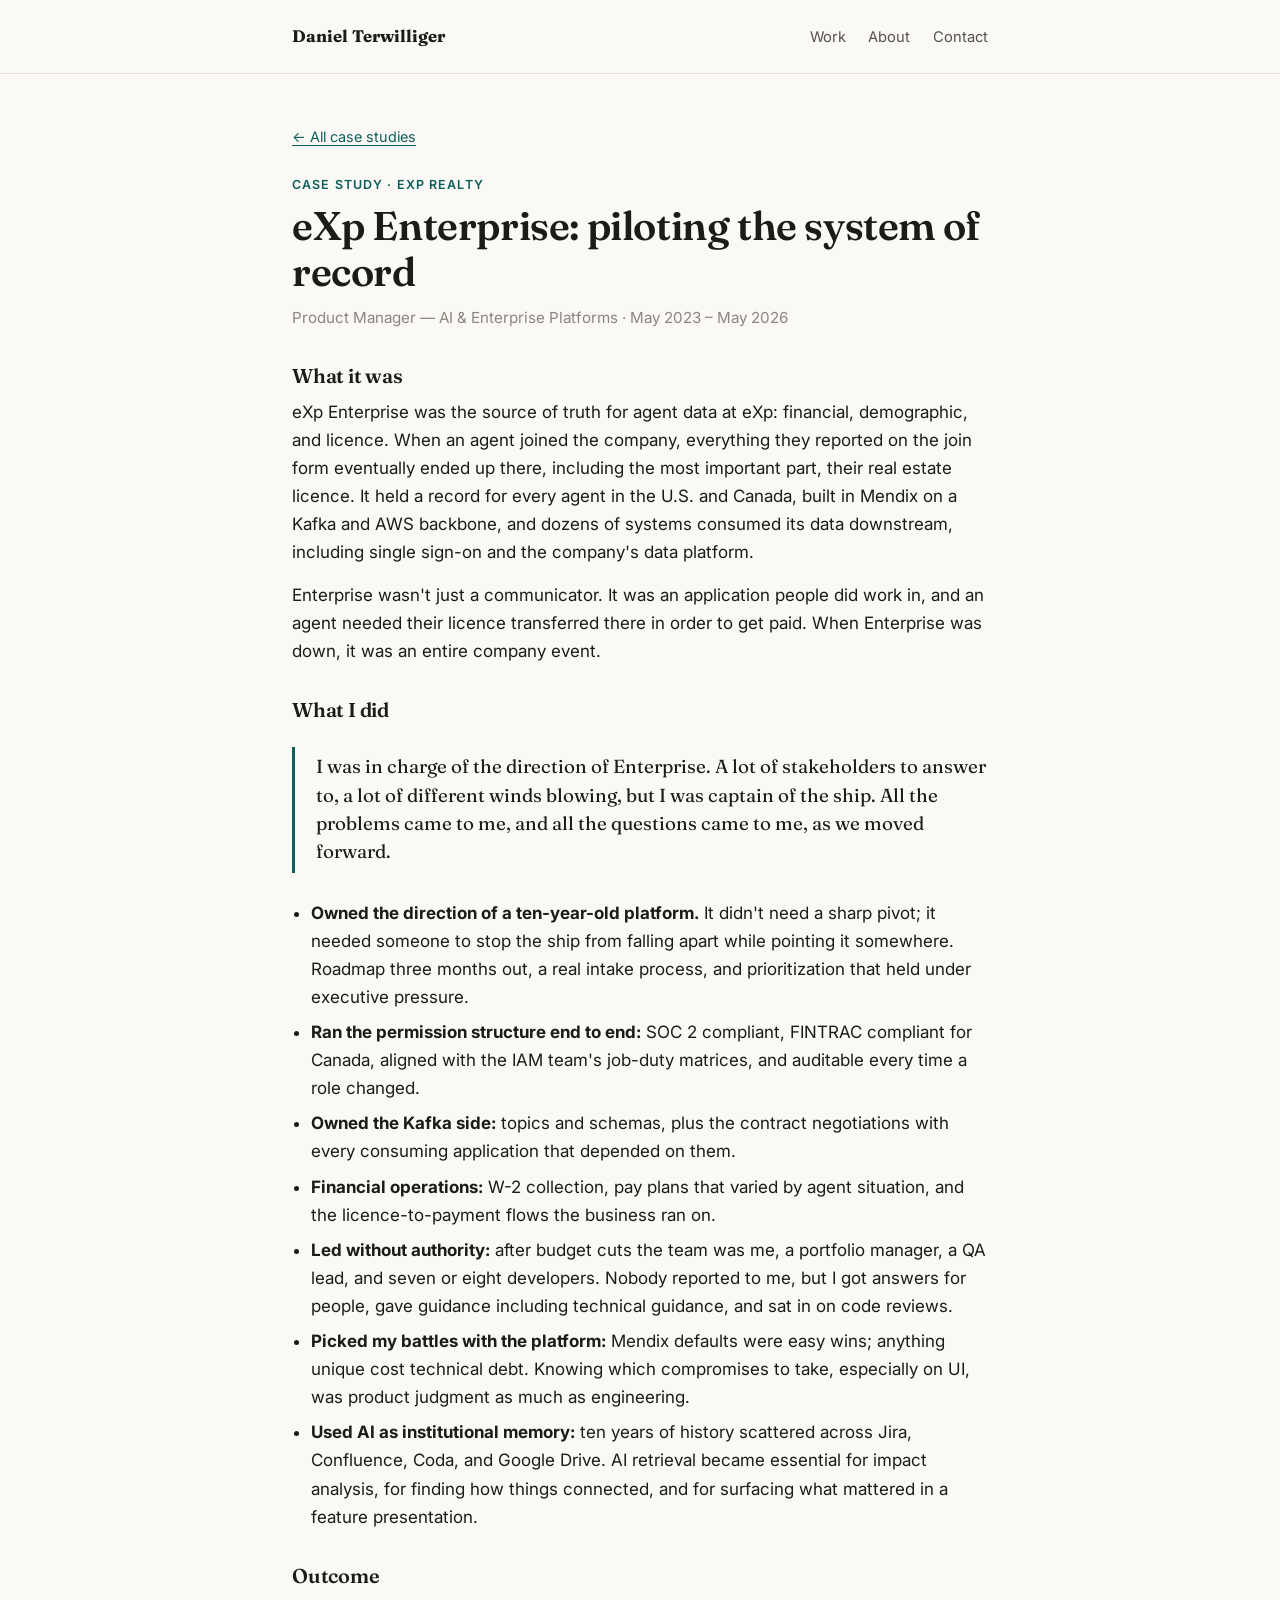
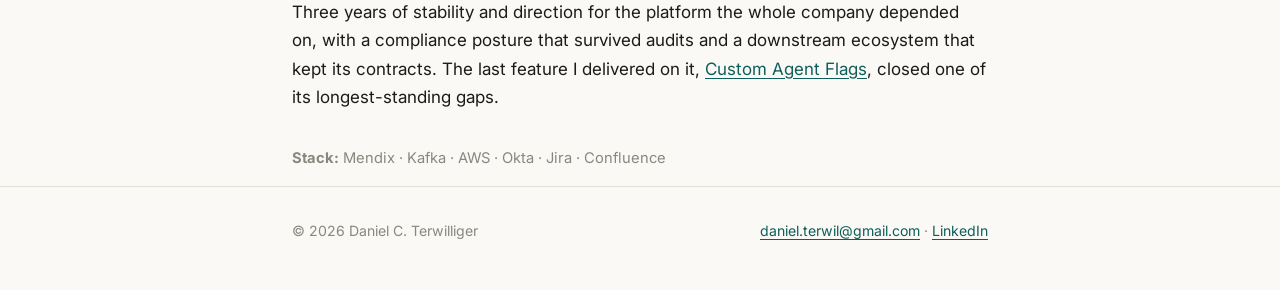
<file: work/exp-enterprise.html>
<!DOCTYPE html>
<html lang="en">
<head>
<meta charset="utf-8">
<meta name="viewport" content="width=device-width, initial-scale=1">
<title>eXp Enterprise — the system of record · Daniel Terwilliger</title>
<meta name="description" content="Case study: directing eXp Enterprise, the Mendix system of record for agent data across the U.S. and Canada on a Kafka and AWS backbone.">
<link rel="canonical" href="https://danielterwilliger.com/work/exp-enterprise.html">
<link rel="preconnect" href="https://fonts.googleapis.com">
<link rel="preconnect" href="https://fonts.gstatic.com" crossorigin>
<link href="https://fonts.googleapis.com/css2?family=Fraunces:opsz,wght@9..144,600;9..144,700&family=Inter:wght@400;500;600&display=swap" rel="stylesheet">
<link rel="stylesheet" href="../styles.css">
</head>
<body>

<header class="site-head">
  <div class="wrap">
    <a class="wordmark" href="/">Daniel&nbsp;Terwilliger</a>
    <nav class="site-nav">
      <a href="/work/">Work</a>
      <a href="/about/">About</a>
      <a href="mailto:daniel.terwil@gmail.com">Contact</a>
    </nav>
  </div>
</header>

<main class="case">
  <div class="wrap">
    <a class="crumb" href="/work/#case-studies">← All case studies</a>
    <span class="kicker">Case study · eXp Realty</span>
    <h1>eXp Enterprise: piloting the system of record</h1>
    <p class="era">Product Manager — AI &amp; Enterprise Platforms · May 2023 – May 2026</p>

    <h2>What it was</h2>
    <p>eXp Enterprise was the source of truth for agent data at eXp: financial, demographic, and licence. When an agent joined the company, everything they reported on the join form eventually ended up there, including the most important part, their real estate licence. It held a record for every agent in the U.S. and Canada, built in Mendix on a Kafka and AWS backbone, and dozens of systems consumed its data downstream, including single sign-on and the company's data platform.</p>
    <p>Enterprise wasn't just a communicator. It was an application people did work in, and an agent needed their licence transferred there in order to get paid. When Enterprise was down, it was an entire company event.</p>

    <h2>What I did</h2>
    <blockquote class="pull">I was in charge of the direction of Enterprise. A lot of stakeholders to answer to, a lot of different winds blowing, but I was captain of the ship. All the problems came to me, and all the questions came to me, as we moved forward.</blockquote>
    <ul>
      <li><strong>Owned the direction of a ten-year-old platform.</strong> It didn't need a sharp pivot; it needed someone to stop the ship from falling apart while pointing it somewhere. Roadmap three months out, a real intake process, and prioritization that held under executive pressure.</li>
      <li><strong>Ran the permission structure end to end:</strong> SOC 2 compliant, FINTRAC compliant for Canada, aligned with the IAM team's job-duty matrices, and auditable every time a role changed.</li>
      <li><strong>Owned the Kafka side:</strong> topics and schemas, plus the contract negotiations with every consuming application that depended on them.</li>
      <li><strong>Financial operations:</strong> W-2 collection, pay plans that varied by agent situation, and the licence-to-payment flows the business ran on.</li>
      <li><strong>Led without authority:</strong> after budget cuts the team was me, a portfolio manager, a QA lead, and seven or eight developers. Nobody reported to me, but I got answers for people, gave guidance including technical guidance, and sat in on code reviews.</li>
      <li><strong>Picked my battles with the platform:</strong> Mendix defaults were easy wins; anything unique cost technical debt. Knowing which compromises to take, especially on UI, was product judgment as much as engineering.</li>
      <li><strong>Used AI as institutional memory:</strong> ten years of history scattered across Jira, Confluence, Coda, and Google Drive. AI retrieval became essential for impact analysis, for finding how things connected, and for surfacing what mattered in a feature presentation.</li>
    </ul>

    <h2>Outcome</h2>
    <p>Three years of stability and direction for the platform the whole company depended on, with a compliance posture that survived audits and a downstream ecosystem that kept its contracts. The last feature I delivered on it, <a href="custom-agent-flags.html">Custom Agent Flags</a>, closed one of its longest-standing gaps.</p>

    <p class="stack-line"><strong>Stack:</strong> Mendix · Kafka · AWS · Okta · Jira · Confluence</p>
  </div>
</main>

<footer class="site-foot">
  <div class="wrap">
    <span>© 2026 Daniel C. Terwilliger</span>
    <span><a href="mailto:daniel.terwil@gmail.com">daniel.terwil@gmail.com</a> · <a href="https://www.linkedin.com/in/danielterwil">LinkedIn</a></span>
  </div>
</footer>

</body>
</html>
</file>
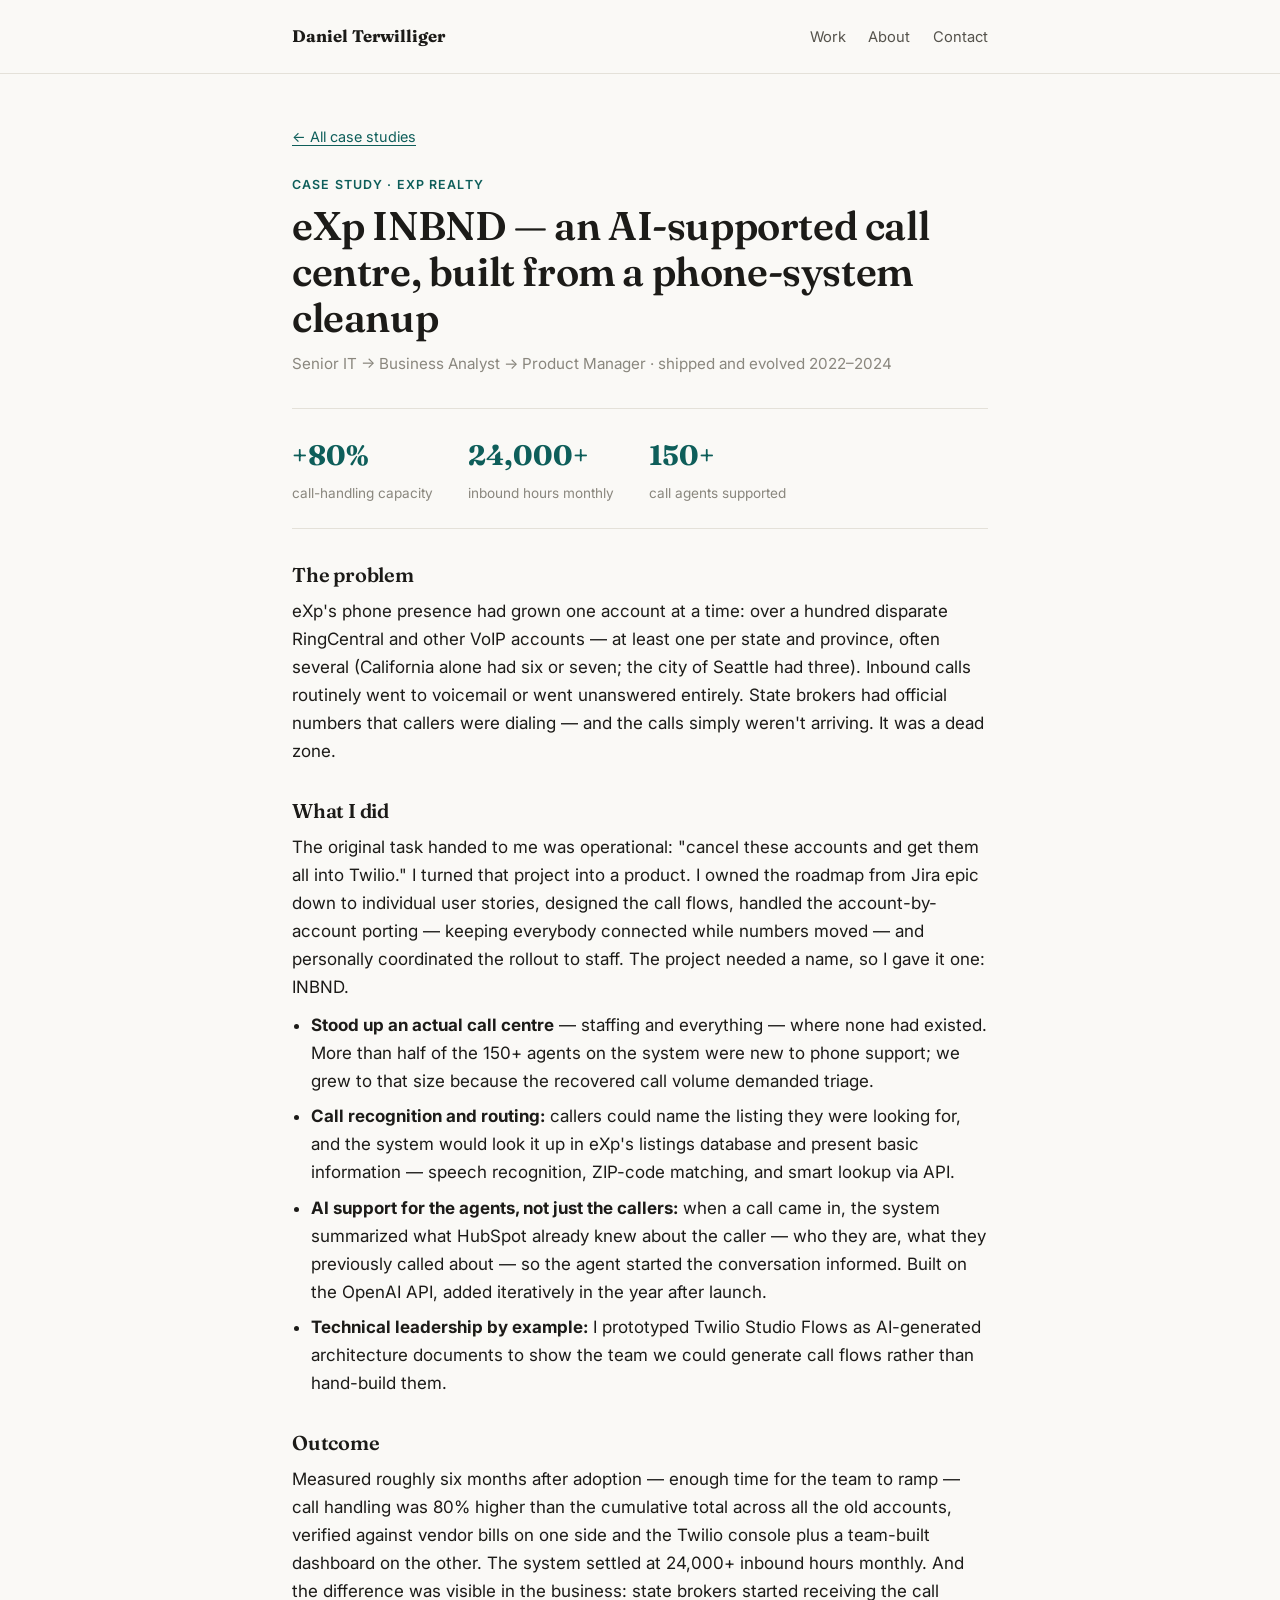
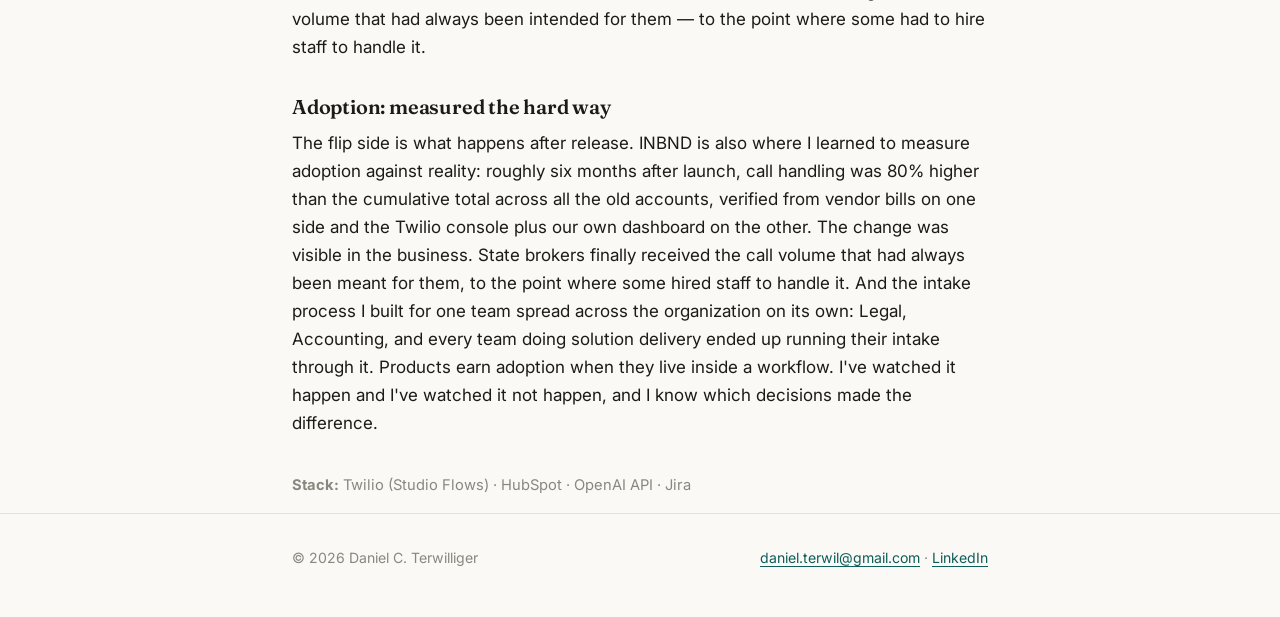
<file: work/inbnd.html>
<!DOCTYPE html>
<html lang="en">
<head>
<meta charset="utf-8">
<meta name="viewport" content="width=device-width, initial-scale=1">
<title>eXp INBND — AI-supported call centre · Daniel Terwilliger</title>
<meta name="description" content="Case study: eXp INBND, an AI-supported call-centre application that increased call-handling capacity over 80% for 150+ agents handling 24,000+ inbound hours monthly.">
<link rel="canonical" href="https://danielterwilliger.com/work/inbnd.html">
<link rel="preconnect" href="https://fonts.googleapis.com">
<link rel="preconnect" href="https://fonts.gstatic.com" crossorigin>
<link href="https://fonts.googleapis.com/css2?family=Fraunces:opsz,wght@9..144,600;9..144,700&family=Inter:wght@400;500;600&display=swap" rel="stylesheet">
<link rel="stylesheet" href="../styles.css">
</head>
<body>

<header class="site-head">
  <div class="wrap">
    <a class="wordmark" href="/">Daniel&nbsp;Terwilliger</a>
    <nav class="site-nav">
      <a href="/work/">Work</a>
      <a href="/about/">About</a>
      <a href="mailto:daniel.terwil@gmail.com">Contact</a>
    </nav>
  </div>
</header>

<main class="case">
  <div class="wrap">
    <a class="crumb" href="/work/#case-studies">← All case studies</a>
    <span class="kicker">Case study · eXp Realty</span>
    <h1>eXp INBND — an AI-supported call centre, built from a phone-system cleanup</h1>
    <p class="era">Senior IT → Business Analyst → Product Manager · shipped and evolved 2022–2024</p>

    <div class="stats">
      <div><span class="n">+80%</span><br><span class="l">call-handling capacity</span></div>
      <div><span class="n">24,000+</span><br><span class="l">inbound hours monthly</span></div>
      <div><span class="n">150+</span><br><span class="l">call agents supported</span></div>
    </div>

    <h2>The problem</h2>
    <p>eXp's phone presence had grown one account at a time: over a hundred disparate RingCentral and other VoIP accounts — at least one per state and province, often several (California alone had six or seven; the city of Seattle had three). Inbound calls routinely went to voicemail or went unanswered entirely. State brokers had official numbers that callers were dialing — and the calls simply weren't arriving. It was a dead zone.</p>

    <h2>What I did</h2>
    <p>The original task handed to me was operational: "cancel these accounts and get them all into Twilio." I turned that project into a product. I owned the roadmap from Jira epic down to individual user stories, designed the call flows, handled the account-by-account porting — keeping everybody connected while numbers moved — and personally coordinated the rollout to staff. The project needed a name, so I gave it one: INBND.</p>
    <ul>
      <li><strong>Stood up an actual call centre</strong> — staffing and everything — where none had existed. More than half of the 150+ agents on the system were new to phone support; we grew to that size because the recovered call volume demanded triage.</li>
      <li><strong>Call recognition and routing:</strong> callers could name the listing they were looking for, and the system would look it up in eXp's listings database and present basic information — speech recognition, ZIP-code matching, and smart lookup via API.</li>
      <li><strong>AI support for the agents, not just the callers:</strong> when a call came in, the system summarized what HubSpot already knew about the caller — who they are, what they previously called about — so the agent started the conversation informed. Built on the OpenAI API, added iteratively in the year after launch.</li>
      <li><strong>Technical leadership by example:</strong> I prototyped Twilio Studio Flows as AI-generated architecture documents to show the team we could generate call flows rather than hand-build them.</li>
    </ul>

    <h2>Outcome</h2>
    <p>Measured roughly six months after adoption — enough time for the team to ramp — call handling was 80% higher than the cumulative total across all the old accounts, verified against vendor bills on one side and the Twilio console plus a team-built dashboard on the other. The system settled at 24,000+ inbound hours monthly. And the difference was visible in the business: state brokers started receiving the call volume that had always been intended for them — to the point where some had to hire staff to handle it.</p>

    <h2>Adoption: measured the hard way</h2>
    <p>The flip side is what happens after release. INBND is also where I learned to measure adoption against reality: roughly six months after launch, call handling was 80% higher than the cumulative total across all the old accounts, verified from vendor bills on one side and the Twilio console plus our own dashboard on the other. The change was visible in the business. State brokers finally received the call volume that had always been meant for them, to the point where some hired staff to handle it. And the intake process I built for one team spread across the organization on its own: Legal, Accounting, and every team doing solution delivery ended up running their intake through it. Products earn adoption when they live inside a workflow. I've watched it happen and I've watched it not happen, and I know which decisions made the difference.</p>

    <p class="stack-line"><strong>Stack:</strong> Twilio (Studio Flows) · HubSpot · OpenAI API · Jira</p>
  </div>
</main>

<footer class="site-foot">
  <div class="wrap">
    <span>© 2026 Daniel C. Terwilliger</span>
    <span><a href="mailto:daniel.terwil@gmail.com">daniel.terwil@gmail.com</a> · <a href="https://www.linkedin.com/in/danielterwil">LinkedIn</a></span>
  </div>
</footer>

</body>
</html>
</file>
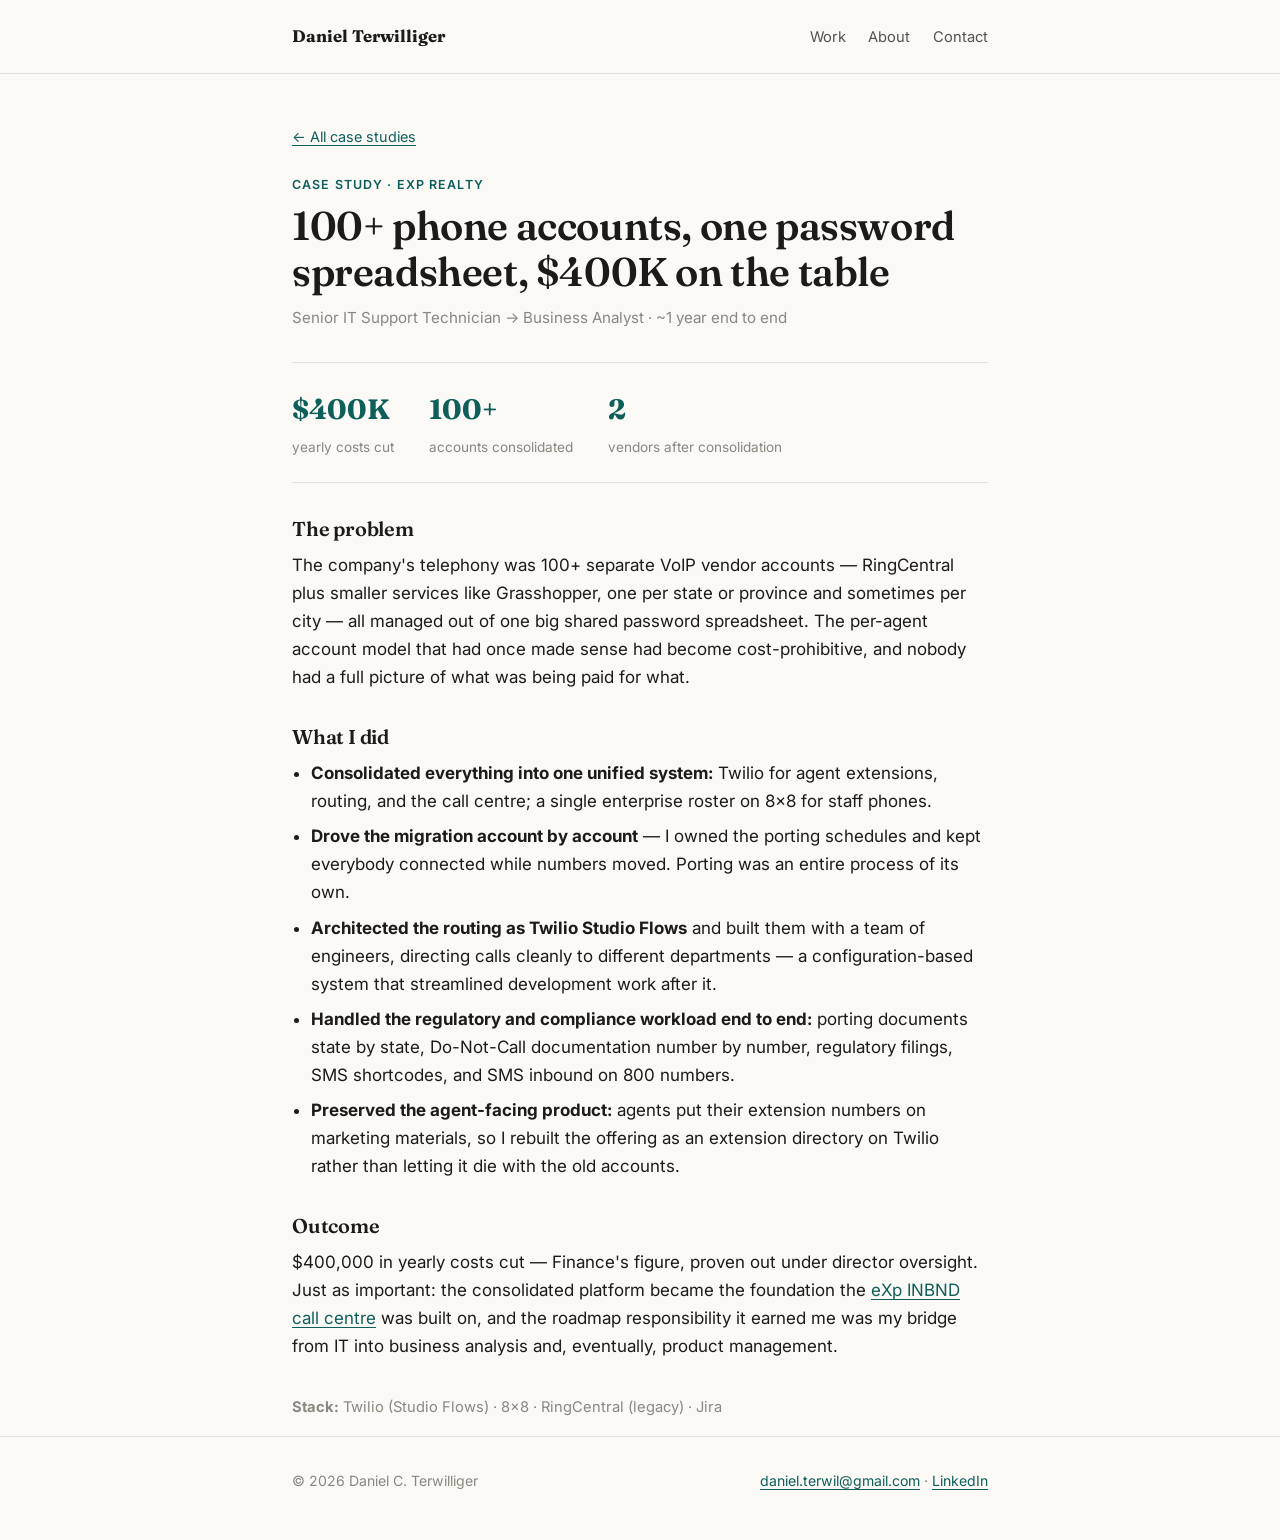
<file: work/voip-consolidation.html>
<!DOCTYPE html>
<html lang="en">
<head>
<meta charset="utf-8">
<meta name="viewport" content="width=device-width, initial-scale=1">
<title>VoIP consolidation — $400K/yr saved · Daniel Terwilliger</title>
<meta name="description" content="Case study: consolidating 100+ company VoIP accounts into one unified system on Twilio and 8x8, cutting $400,000 in yearly costs.">
<link rel="canonical" href="https://danielterwilliger.com/work/voip-consolidation.html">
<link rel="preconnect" href="https://fonts.googleapis.com">
<link rel="preconnect" href="https://fonts.gstatic.com" crossorigin>
<link href="https://fonts.googleapis.com/css2?family=Fraunces:opsz,wght@9..144,600;9..144,700&family=Inter:wght@400;500;600&display=swap" rel="stylesheet">
<link rel="stylesheet" href="../styles.css">
</head>
<body>

<header class="site-head">
  <div class="wrap">
    <a class="wordmark" href="/">Daniel&nbsp;Terwilliger</a>
    <nav class="site-nav">
      <a href="/work/">Work</a>
      <a href="/about/">About</a>
      <a href="mailto:daniel.terwil@gmail.com">Contact</a>
    </nav>
  </div>
</header>

<main class="case">
  <div class="wrap">
    <a class="crumb" href="/work/#case-studies">← All case studies</a>
    <span class="kicker">Case study · eXp Realty</span>
    <h1>100+ phone accounts, one password spreadsheet, $400K on the table</h1>
    <p class="era">Senior IT Support Technician → Business Analyst · ~1 year end to end</p>

    <div class="stats">
      <div><span class="n">$400K</span><br><span class="l">yearly costs cut</span></div>
      <div><span class="n">100+</span><br><span class="l">accounts consolidated</span></div>
      <div><span class="n">2</span><br><span class="l">vendors after consolidation</span></div>
    </div>

    <h2>The problem</h2>
    <p>The company's telephony was 100+ separate VoIP vendor accounts — RingCentral plus smaller services like Grasshopper, one per state or province and sometimes per city — all managed out of one big shared password spreadsheet. The per-agent account model that had once made sense had become cost-prohibitive, and nobody had a full picture of what was being paid for what.</p>

    <h2>What I did</h2>
    <ul>
      <li><strong>Consolidated everything into one unified system:</strong> Twilio for agent extensions, routing, and the call centre; a single enterprise roster on 8x8 for staff phones.</li>
      <li><strong>Drove the migration account by account</strong> — I owned the porting schedules and kept everybody connected while numbers moved. Porting was an entire process of its own.</li>
      <li><strong>Architected the routing as Twilio Studio Flows</strong> and built them with a team of engineers, directing calls cleanly to different departments — a configuration-based system that streamlined development work after it.</li>
      <li><strong>Handled the regulatory and compliance workload end to end:</strong> porting documents state by state, Do-Not-Call documentation number by number, regulatory filings, SMS shortcodes, and SMS inbound on 800 numbers.</li>
      <li><strong>Preserved the agent-facing product:</strong> agents put their extension numbers on marketing materials, so I rebuilt the offering as an extension directory on Twilio rather than letting it die with the old accounts.</li>
    </ul>

    <h2>Outcome</h2>
    <p>$400,000 in yearly costs cut — Finance's figure, proven out under director oversight. Just as important: the consolidated platform became the foundation the <a href="inbnd.html">eXp INBND call centre</a> was built on, and the roadmap responsibility it earned me was my bridge from IT into business analysis and, eventually, product management.</p>

    <p class="stack-line"><strong>Stack:</strong> Twilio (Studio Flows) · 8x8 · RingCentral (legacy) · Jira</p>
  </div>
</main>

<footer class="site-foot">
  <div class="wrap">
    <span>© 2026 Daniel C. Terwilliger</span>
    <span><a href="mailto:daniel.terwil@gmail.com">daniel.terwil@gmail.com</a> · <a href="https://www.linkedin.com/in/danielterwil">LinkedIn</a></span>
  </div>
</footer>

</body>
</html>
</file>
<file: styles.css>
/* danielterwilliger.com — hand-rolled, no framework */

:root {
  --bg: #faf9f6;
  --bg-raise: #ffffff;
  --ink: #1c1b18;
  --ink-soft: #55534c;
  --ink-faint: #8a877e;
  --accent: #0e5e5a;
  --accent-ink: #0a4744;
  --hairline: #e4e1d9;
  --metric: #0e5e5a;
  --max: 46rem;
}

@media (prefers-color-scheme: dark) {
  :root {
    --bg: #141615;
    --bg-raise: #1b1e1d;
    --ink: #e9e7e0;
    --ink-soft: #b0ada3;
    --ink-faint: #7d7a71;
    --accent: #6fcdc8;
    --accent-ink: #8fdad6;
    --hairline: #2b2f2d;
    --metric: #6fcdc8;
  }
}

* { margin: 0; padding: 0; box-sizing: border-box; }

html { scroll-behavior: smooth; }

body {
  font-family: "Inter", -apple-system, "Segoe UI", Roboto, sans-serif;
  font-size: 1.0625rem;
  line-height: 1.65;
  color: var(--ink);
  background: var(--bg);
  -webkit-font-smoothing: antialiased;
}

h1, h2, h3 {
  font-family: "Fraunces", Georgia, serif;
  font-weight: 600;
  line-height: 1.15;
  letter-spacing: -0.01em;
}

a { color: var(--accent); text-underline-offset: 3px; }
a:hover { color: var(--accent-ink); }

.wrap { max-width: var(--max); margin: 0 auto; padding: 0 1.25rem; }

/* ---- header / nav ---- */
.site-head {
  padding: 1.4rem 0;
  border-bottom: 1px solid var(--hairline);
}
.site-head .wrap {
  display: flex; align-items: baseline; justify-content: space-between; gap: 1rem;
  flex-wrap: wrap;
}
.wordmark {
  font-family: "Fraunces", Georgia, serif;
  font-weight: 700; font-size: 1.05rem;
  color: var(--ink); text-decoration: none;
}
.site-nav a {
  color: var(--ink-soft); text-decoration: none;
  font-size: 0.92rem; margin-left: 1.1rem;
}
.site-nav a:hover { color: var(--accent); }

/* ---- hero ---- */
.hero { padding: 4.5rem 0 3.5rem; }
.hero-flex { display: flex; gap: 2.8rem; align-items: center; }
.hero-text { flex: 1; min-width: 0; }
.portrait {
  width: clamp(160px, 22vw, 230px);
  aspect-ratio: 4 / 5;
  object-fit: cover;
  object-position: 50% 22%;
  border-radius: 12px;
  border: 1px solid var(--hairline);
  flex-shrink: 0;
}
@media (max-width: 680px) {
  .hero-flex { flex-direction: column-reverse; align-items: flex-start; gap: 1.6rem; }
  .portrait { width: 150px; }
}
.hero h1 { font-size: clamp(2.2rem, 6vw, 3.1rem); margin-bottom: 0.75rem; }
.hero .role {
  font-size: 1.15rem; color: var(--accent);
  font-weight: 500; margin-bottom: 1.1rem;
}
.hero .lede { color: var(--ink-soft); max-width: 38rem; }
.hero .meta {
  margin-top: 1.6rem; display: flex; gap: 1.4rem; flex-wrap: wrap;
  font-size: 0.95rem; color: var(--ink-faint);
}
.hero .meta a { color: var(--ink-soft); }

/* ---- sections ---- */
section { padding: 2.8rem 0; border-top: 1px solid var(--hairline); }
section h2 {
  font-size: 1.55rem; margin-bottom: 1.5rem;
}
.kicker {
  display: block; font-family: "Inter", sans-serif; font-size: 0.78rem;
  font-weight: 600; letter-spacing: 0.09em; text-transform: uppercase;
  color: var(--accent); margin-bottom: 0.5rem;
}

/* ---- work cards ---- */
.work-grid { display: grid; grid-template-columns: 1fr 1fr; gap: 1.1rem; }
.work-grid .card-wide { grid-column: 1 / -1; }
@media (max-width: 640px) { .work-grid { grid-template-columns: 1fr; } }

.card {
  display: block; text-decoration: none; color: var(--ink);
  background: var(--bg-raise); border: 1px solid var(--hairline);
  border-radius: 10px; padding: 1.35rem 1.35rem 1.2rem;
  transition: border-color 120ms ease, transform 120ms ease;
}
.card:hover { border-color: var(--accent); transform: translateY(-2px); color: var(--ink); }
.card h3 { font-size: 1.18rem; margin-bottom: 0.45rem; }
.card p { font-size: 0.93rem; color: var(--ink-soft); }
.card .factline {
  margin-top: 0.9rem; padding-top: 0.7rem; border-top: 1px dashed var(--hairline);
  font-size: 0.85rem; color: var(--metric); font-weight: 500;
}
.card .more { display: inline-block; margin-top: 0.7rem; font-size: 0.88rem; color: var(--accent); }

/* ---- current-work block ---- */
.now-block {
  background: var(--bg-raise); border: 1px solid var(--hairline);
  border-radius: 10px; padding: 1.35rem 1.5rem; margin-bottom: 2rem;
  font-size: 0.97rem; color: var(--ink-soft);
}
.now-block strong { color: var(--ink); }

/* ---- pull quote ---- */
blockquote.pull {
  margin: 1.6rem 0; padding: 0.4rem 0 0.4rem 1.3rem;
  border-left: 3px solid var(--accent);
  font-family: "Fraunces", Georgia, serif; font-size: 1.18rem; line-height: 1.5;
  color: var(--ink);
}

/* ---- experience timeline ---- */
.xp { list-style: none; }
.xp li {
  display: grid; grid-template-columns: 9.5rem 1fr; gap: 1.2rem;
  padding: 0.85rem 0; border-bottom: 1px dashed var(--hairline);
}
.xp li:last-child { border-bottom: none; }
.xp .when { font-size: 0.88rem; color: var(--ink-faint); padding-top: 0.15rem; }
.xp .what strong { font-weight: 600; }
.xp .what .org { color: var(--ink-soft); }
.xp .what p { font-size: 0.93rem; color: var(--ink-soft); margin-top: 0.25rem; }
@media (max-width: 560px) {
  .xp li { grid-template-columns: 1fr; gap: 0.15rem; }
}

/* ---- about ---- */
.about p + p { margin-top: 1rem; }
.about .stack {
  margin-top: 1.4rem; font-size: 0.92rem; color: var(--ink-faint);
}

/* ---- machine-readable ---- */
.machine {
  background: var(--bg-raise); border: 1px solid var(--hairline);
  border-radius: 10px; padding: 1.3rem 1.4rem; font-size: 0.95rem;
  color: var(--ink-soft);
}
.machine code {
  font-family: ui-monospace, "Cascadia Code", Consolas, monospace;
  font-size: 0.88em; background: var(--bg); border: 1px solid var(--hairline);
  border-radius: 5px; padding: 0.1em 0.4em;
}

/* ---- home (landing) ---- */
.home { min-height: calc(100vh - 7rem); display: flex; align-items: center; padding: 4rem 0 2rem; }
.home .wrap { width: 100%; }
.site-name {
  font-size: 0.95rem; font-weight: 600; letter-spacing: 0.02em;
  color: var(--ink-faint); margin-bottom: 2.4rem;
}
.home .wrap.home-wide { max-width: 64rem; }
.home-grid {
  display: grid;
  grid-template-columns: minmax(0, 1fr) minmax(260px, 400px);
  gap: 3.5rem; align-items: center;
}
.home-text { max-width: 34rem; }
.home-portrait {
  width: 100%; aspect-ratio: 3 / 4;
  object-fit: cover; object-position: 50% 20%;
  border-radius: 14px; border: 1px solid var(--hairline);
}
@media (max-width: 760px) {
  .home-grid { display: flex; flex-direction: column; align-items: flex-start; gap: 1.8rem; }
  .home-portrait { order: -1; max-width: 300px; }
}
.hi {
  font-family: "Fraunces", Georgia, serif;
  font-size: clamp(3.2rem, 9vw, 4.6rem);
  font-weight: 700; line-height: 1; margin-bottom: 1.1rem;
}
.intro { max-width: 34rem; color: var(--ink-soft); }
.doors { margin-top: 2.6rem; }
.doors a {
  display: flex; align-items: baseline; gap: 1rem;
  padding: 1.05rem 0; border-top: 1px solid var(--hairline);
  text-decoration: none;
}
.doors a:last-child { border-bottom: 1px solid var(--hairline); }
.doors strong {
  font-family: "Fraunces", Georgia, serif;
  font-size: 1.35rem; font-weight: 600; color: var(--ink); min-width: 6.5rem;
}
.doors span { color: var(--ink-faint); font-size: 0.95rem; }
.doors a:hover strong { color: var(--accent); }
.home-contact { margin-top: 2.2rem; font-size: 0.95rem; color: var(--ink-faint); }
.home-foot { border-top: none; }

/* ---- footer ---- */
.site-foot {
  border-top: 1px solid var(--hairline); padding: 2rem 0 3rem;
  font-size: 0.88rem; color: var(--ink-faint);
}
.site-foot .wrap { display: flex; justify-content: space-between; gap: 1rem; flex-wrap: wrap; }

/* ---- case study pages ---- */
.case { padding: 3rem 0 1rem; }
.case .crumb { font-size: 0.9rem; margin-bottom: 1.6rem; display: inline-block; }
.case h1 { font-size: clamp(1.8rem, 5vw, 2.5rem); margin-bottom: 0.6rem; }
.case .era { color: var(--ink-faint); font-size: 0.95rem; margin-bottom: 2rem; }
.case .stats {
  display: flex; gap: 2.2rem; flex-wrap: wrap;
  padding: 1.4rem 0; margin: 0 0 1.6rem; border-top: 1px solid var(--hairline);
  border-bottom: 1px solid var(--hairline);
}
.case .stats div .n {
  font-family: "Fraunces", Georgia, serif; font-weight: 700;
  font-size: 1.75rem; color: var(--metric);
}
.case .stats div .l { font-size: 0.85rem; color: var(--ink-faint); }
.case h2 { font-size: 1.25rem; margin: 2.1rem 0 0.7rem; }
.case p + p { margin-top: 0.9rem; }
.case ul { margin: 0.6rem 0 0 1.2rem; }
.case ul li { margin-bottom: 0.45rem; }
.case .stack-line { margin-top: 2.2rem; font-size: 0.92rem; color: var(--ink-faint); }
</file>
